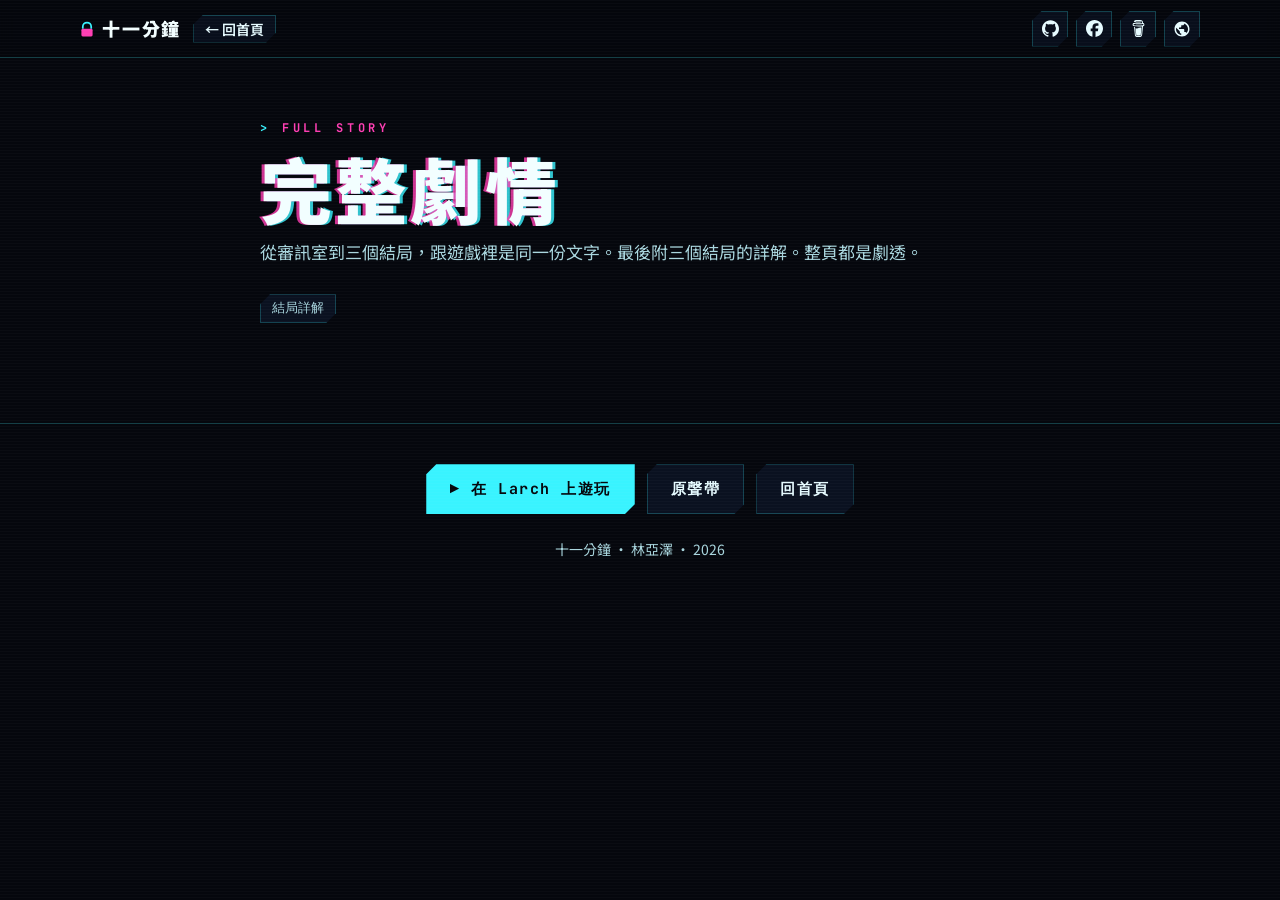
<file: site/story_template.html>
<!doctype html>
<html lang="zh-Hant">
<head>
<meta charset="utf-8">
<meta name="viewport" content="width=device-width,initial-scale=1,viewport-fit=cover">
<title>十一分鐘 · 完整劇情</title>
<meta name="description" content="《十一分鐘》的完整劇情，從審訊室到三個結局，跟遊戲裡是同一份文字；最後附三個結局的詳解。含結局劇透。">
<meta name="theme-color" content="#05070d">
<link rel="canonical" href="https://yazelin.github.io/larch-eleven-minutes/story/">
<meta property="og:type" content="article">
<meta property="og:title" content="十一分鐘 · 完整劇情">
<meta property="og:description" content="從審訊室到三個結局的完整劇情，附結局詳解。含劇透。">
<meta property="og:image" content="https://yazelin.github.io/larch-eleven-minutes/media/og.jpg">
<meta name="twitter:card" content="summary_large_image">
<link rel="icon" href="data:image/svg+xml,%3Csvg xmlns='http://www.w3.org/2000/svg' viewBox='0 0 32 32'%3E%3Crect width='32' height='32' rx='6' fill='%2305070d'/%3E%3Cpath d='M10 15v-3a6 6 0 0 1 12 0v3' stroke='%2339f3ff' stroke-width='2.5' fill='none'/%3E%3Crect x='8' y='15' width='16' height='11' rx='2' fill='%23ff3fb4'/%3E%3C/svg%3E">
<link rel="preconnect" href="https://cdn.jsdelivr.net" crossorigin>
<link rel="preconnect" href="https://fonts.googleapis.com">
<link rel="preconnect" href="https://fonts.gstatic.com" crossorigin>
<link rel="stylesheet" href="https://fonts.googleapis.com/css2?family=Noto+Sans+TC:wght@400;500;700;900&family=Noto+Serif+TC:wght@400;600&family=JetBrains+Mono:wght@500;700&display=swap">
<!-- 這頁由 site/story.py 從 canon/原文.md 產生，不要手改 docs/story/index.html；版型改 site/story_template.html，結局詳解改 site/story_endings.html -->
<style>
:root{--bg:#05070d;--panel:#0a1120;--ink:#e6fbff;--muted:#a9d6de;--neon:#39f3ff;--pulse:#ff3fb4;--line:rgba(57,243,255,.22);--glass:rgba(10,17,32,.78);
  --mono:"JetBrains Mono",ui-monospace,Menlo,Consolas,monospace;--sans:"Noto Sans TC","PingFang TC","Microsoft JhengHei",system-ui,sans-serif;--serif:"Noto Serif TC",serif;
  --cut:polygon(10px 0,100% 0,100% calc(100% - 10px),calc(100% - 10px) 100%,0 100%,0 10px)}
*{box-sizing:border-box}
html{scroll-behavior:smooth;scroll-padding-top:70px}
body{margin:0;background:var(--bg);color:var(--ink);font:400 17px/1.95 var(--sans);-webkit-font-smoothing:antialiased}
body::before{content:"";position:fixed;inset:0;pointer-events:none;z-index:50;background:repeating-linear-gradient(180deg,rgba(255,255,255,.025) 0 1px,transparent 1px 3px)}
a{color:var(--neon)}
img{max-width:100%;display:block}
.top{position:sticky;top:0;z-index:40;display:flex;align-items:center;gap:12px;height:58px;padding:0 max(16px,calc(50% - 560px));background:rgba(5,7,13,.92);backdrop-filter:blur(8px);border-bottom:1px solid var(--line)}
.brand{font:900 18px/1 var(--sans);letter-spacing:.1em;color:#f2feff;text-decoration:none;white-space:nowrap}
.brand::before{content:"";display:inline-block;width:14px;height:17px;margin-right:8px;vertical-align:-2px;background:url("data:image/svg+xml,%3Csvg xmlns='http://www.w3.org/2000/svg' viewBox='6 4 20 24'%3E%3Cpath d='M10 15v-3a6 6 0 0 1 12 0v3' stroke='%2339f3ff' stroke-width='2.5' fill='none'/%3E%3Crect x='8' y='15' width='16' height='11' rx='2' fill='%23ff3fb4'/%3E%3C/svg%3E") center/contain no-repeat}
.home{padding:7px 12px;font:600 14px/1 var(--sans);text-decoration:none;color:var(--ink);background:var(--glass);box-shadow:inset 0 0 0 1px var(--line);clip-path:var(--cut);white-space:nowrap}
.home:hover{color:var(--neon)}
.icons{display:flex;gap:8px;margin-left:auto}
.icons a{width:36px;height:36px;display:grid;place-items:center;color:var(--ink);background:var(--glass);box-shadow:inset 0 0 0 1px var(--line);clip-path:var(--cut)}
.icons a:hover{color:var(--neon)}
@media (max-width:560px){.brand{display:none}.icons a{width:34px;height:34px}.icons{gap:6px}}
.w{width:min(760px,calc(100% - 32px));margin:0 auto}
header.intro{padding:64px 0 10px}
.tag{font:700 12px/1 var(--mono);letter-spacing:.32em;color:var(--pulse)}
.tag::before{content:"> ";color:var(--neon)}
h1{margin:14px 0 8px;font:900 clamp(40px,8vw,72px)/1.1 var(--sans);letter-spacing:.04em;color:#f2feff;text-shadow:-3px 0 0 rgba(255,63,180,.8),3px 0 0 rgba(57,243,255,.8)}
.lead{color:var(--muted);margin:0}
.toc{display:flex;flex-wrap:wrap;gap:8px;margin:26px 0 0;padding:0}
.toc a{padding:6px 12px;font:500 13px/1.3 var(--mono);text-decoration:none;color:var(--muted);background:var(--panel);clip-path:var(--cut);box-shadow:inset 0 0 0 1px var(--line)}
.toc a:hover{color:var(--neon)}
.ch{padding:70px 0 0}
.ch img{width:100%;aspect-ratio:16/9;object-fit:cover;margin:0 0 26px;clip-path:var(--cut)}
.tc{font:700 13px/1 var(--mono);letter-spacing:.3em;color:var(--neon);text-shadow:0 0 8px var(--neon)}
.ch h2{margin:10px 0 18px;font:900 clamp(26px,4vw,34px)/1.3 var(--sans);color:#f2feff}
.ch p{margin:0 0 1.1em;font-family:var(--serif)}
.ch.end .tc{color:var(--pulse);text-shadow:0 0 8px var(--pulse)}
.msg{margin:1.4em 0;padding:16px 20px;background:var(--panel);box-shadow:inset 3px 0 0 var(--pulse);clip-path:var(--cut);font:500 16px/1.8 var(--sans)}
.cmd{margin:0 0 1em;padding:10px 16px;background:#020409;color:var(--neon);font:500 15px/1.6 var(--mono);box-shadow:inset 0 0 0 1px var(--line);overflow-x:auto}
code{font:500 .9em var(--mono);color:var(--neon)}
.xp{margin-top:90px;padding:40px 0 0;border-top:1px solid var(--line)}
.xp h2{margin:14px 0 18px;font:900 clamp(26px,4vw,34px)/1.3 var(--sans);color:#f2feff}
.xp h3{margin:34px 0 10px;font:700 20px/1.4 var(--sans);color:var(--neon)}
.xp p,.xp li{margin:0 0 1em}
.xp ul{padding-left:1.2em}
.xp .q{color:#f2feff;font-family:var(--serif)}
footer.end{margin-top:90px;padding:40px 0 70px;border-top:1px solid var(--line);text-align:center;color:var(--muted);font-size:14px}
.btns{display:flex;flex-wrap:wrap;justify-content:center;gap:12px;margin:0 0 22px}
.btn{display:inline-flex;align-items:center;min-height:50px;padding:0 24px;font:700 15px/1 var(--mono);letter-spacing:.1em;text-decoration:none;clip-path:var(--cut)}
.btn.main{background:var(--neon);color:#05070d}
.btn.main:hover{background:var(--pulse)}
.btn.ghost{color:var(--ink);background:var(--panel);box-shadow:inset 0 0 0 1px var(--line)}
@media (prefers-reduced-motion:reduce){html{scroll-behavior:auto}}
</style>
</head>
<body>
<header class="top">
  <a class="brand" href="../">十一分鐘</a>
  <a class="home" href="../">← 回首頁</a>
  <nav class="icons" aria-label="作者連結">
    <a href="https://github.com/yazelin/larch-eleven-minutes" target="_blank" rel="noopener" aria-label="GitHub 原始碼" title="GitHub 原始碼"><svg viewBox="0 0 24 24" width="17" height="17" fill="currentColor" aria-hidden="true"><path d="M12 .297c-6.63 0-12 5.373-12 12 0 5.303 3.438 9.8 8.205 11.385.6.113.82-.258.82-.577 0-.285-.01-1.04-.015-2.04-3.338.724-4.042-1.61-4.042-1.61C4.422 18.070 3.633 17.700 3.633 17.700c-1.087-.744.084-.729.084-.729 1.205.084 1.838 1.236 1.838 1.236 1.070 1.835 2.809 1.305 3.495.998.108-.776.417-1.305.760-1.605-2.665-.3-5.466-1.332-5.466-5.930 0-1.310.465-2.380 1.235-3.220-.135-.303-.540-1.523.105-3.176 0 0 1.005-.322 3.300 1.230.960-.267 1.980-.399 3-.405 1.020.006 2.040.138 3 .405 2.280-1.552 3.285-1.230 3.285-1.230.645 1.653.240 2.873.120 3.176.765.840 1.230 1.910 1.230 3.220 0 4.610-2.805 5.625-5.475 5.920.420.360.810 1.096.810 2.220 0 1.606-.015 2.896-.015 3.286 0 .315.210.690.825.570C20.565 22.092 24 17.592 24 12.297c0-6.627-5.373-12-12-12"/></svg></a>
    <a href="https://www.facebook.com/yaze.lin.gm" target="_blank" rel="noopener" aria-label="Facebook" title="Facebook"><svg viewBox="0 0 24 24" width="17" height="17" fill="currentColor" aria-hidden="true"><path d="M9.101 23.691v-7.98H6.627v-3.667h2.474v-1.58c0-4.085 1.848-5.978 5.858-5.978.401 0 .955.042 1.468.103a8.68 8.68 0 0 1 1.141.195v3.325a8.623 8.623 0 0 0-.653-.036 26.805 26.805 0 0 0-.733-.009c-.707 0-1.259.096-1.675.309a1.686 1.686 0 0 0-.679.622c-.258.42-.374.995-.374 1.752v1.297h3.919l-.386 2.103-.287 1.564h-3.246v8.245C19.396 23.238 24 18.179 24 12.044c0-6.627-5.373-12-12-12s-12 5.373-12 12c0 5.628 3.874 10.35 9.101 11.647Z"/></svg></a>
    <a href="https://buymeacoffee.com/yazelin" target="_blank" rel="noopener" aria-label="請作者喝杯咖啡 Buy me a coffee" title="請作者喝杯咖啡 Buy me a coffee"><svg viewBox="0 0 24 24" width="17" height="17" fill="currentColor" aria-hidden="true"><path d="M20.216 6.415l-.132-.666c-.119-.598-.388-1.163-1.001-1.379-.197-.069-.42-.098-.57-.241-.152-.143-.196-.366-.231-.572-.065-.378-.125-.756-.192-1.133-.057-.325-.102-.69-.25-.987-.195-.4-.597-.634-.996-.788a5.723 5.723 0 00-.626-.194c-1-.263-2.05-.36-3.077-.416a25.834 25.834 0 00-3.7.062c-.915.083-1.88.184-2.75.5-.318.116-.646.256-.888.501-.297.302-.393.77-.177 1.146.154.267.415.456.692.58.36.162.737.284 1.123.366 1.075.238 2.189.331 3.287.37 1.218.05 2.437.01 3.65-.118.299-.033.598-.073.896-.119.352-.054.578-.513.474-.834-.124-.383-.457-.531-.834-.473-.466.074-.96.108-1.382.146-1.177.08-2.358.082-3.536.006a22.228 22.228 0 01-1.157-.107c-.086-.01-.18-.025-.258-.036-.243-.036-.484-.08-.724-.13-.111-.027-.111-.185 0-.212h.005c.277-.06.557-.108.838-.147h.002c.131-.009.263-.032.394-.048a25.076 25.076 0 013.426-.12c.674.019 1.347.067 2.017.144l.228.031c.267.04.533.088.798.145.392.085.895.113 1.07.542.055.137.08.288.111.431l.319 1.484a.237.237 0 01-.199.284h-.003c-.037.006-.075.01-.112.015a36.704 36.704 0 01-4.743.295 37.059 37.059 0 01-4.699-.304c-.14-.017-.293-.042-.417-.06-.326-.048-.649-.108-.973-.161-.393-.065-.768-.032-1.123.161-.29.16-.527.404-.675.701-.154.316-.199.66-.267 1-.069.34-.176.707-.135 1.056.087.753.613 1.365 1.37 1.502a39.69 39.69 0 0011.343.376.483.483 0 01.535.53l-.071.697-1.018 9.907c-.041.41-.047.832-.125 1.237-.122.637-.553 1.028-1.182 1.171-.577.131-1.165.2-1.756.205-.656.004-1.31-.025-1.966-.022-.699.004-1.556-.06-2.095-.58-.475-.458-.54-1.174-.605-1.793l-.731-7.013-.322-3.094c-.037-.351-.286-.695-.678-.678-.336.015-.718.3-.678.679l.228 2.185.949 9.112c.147 1.344 1.174 2.068 2.446 2.272.742.12 1.503.144 2.257.156.966.016 1.942.053 2.892-.122 1.408-.258 2.465-1.198 2.616-2.657.34-3.332.683-6.663 1.024-9.995l.215-2.087a.484.484 0 01.39-.426c.402-.078.787-.212 1.074-.518.455-.488.546-1.124.385-1.766zm-1.478.772c-.145.137-.363.201-.578.233-2.416.359-4.866.54-7.308.46-1.748-.06-3.477-.254-5.207-.498-.17-.024-.353-.055-.47-.18-.22-.236-.111-.71-.054-.995.052-.26.152-.609.463-.646.484-.057 1.046.148 1.526.22.577.088 1.156.159 1.737.212 2.48.226 5.002.19 7.472-.14.45-.06.899-.13 1.345-.21.399-.072.84-.206 1.08.206.166.281.188.657.162.974a.544.544 0 01-.169.364zm-6.159 3.9c-.862.37-1.84.788-3.109.788a5.884 5.884 0 01-1.569-.217l.877 9.004c.065.78.717 1.38 1.5 1.38 0 0 1.243.065 1.658.065.447 0 1.786-.065 1.786-.065.783 0 1.434-.6 1.499-1.38l.94-9.95a3.996 3.996 0 00-1.322-.238c-.826 0-1.491.284-2.26.613z"/></svg></a>
  </nav>
</header>
<main class="w">
  <header class="intro">
    <div class="tag">FULL STORY</div>
    <h1>完整劇情</h1>
    <p class="lead">從審訊室到三個結局，跟遊戲裡是同一份文字。最後附三個結局的詳解。整頁都是劇透。</p>
    <nav class="toc" aria-label="章節"><!--NAV--><a href="#xp">結局詳解</a></nav>
  </header>
<!--BODY-->
<!--ENDINGS-->
</main>
<footer class="end">
  <div class="btns"><a class="btn main" href="https://larch.ink/play/market/yaze/11-minutes" target="_blank" rel="noopener">▶ 在 Larch 上遊玩</a><a class="btn ghost" href="../music/">原聲帶</a><a class="btn ghost" href="../">回首頁</a></div>
  <p>十一分鐘 · 林亞澤 · 2026</p>
</footer>
<!-- yz-promo-footer v11 | 三件套+BMC 注意力效果 | https://github.com/yazelin/promo-footer-skill -->
<script>
(function(){"use strict";
if(window.__yzPromoInit)return;window.__yzPromoInit=1;
/* 開啟計數。只送站名,後端只記「哪天、哪站、幾次」,不存 IP、不設 cookie、不給識別碼。
   有一半的作品是純靜態沒後端,以前根本不知道有沒有人在用。這行要放在下面那個
   prefers-reduced-motion 的 return 之前,不然關動畫的人就不會被算到。 */
try{if(location.hostname==="yazelin.github.io"&&navigator.sendBeacon)navigator.sendBeacon("https://k-rider-api.yazelinj303.workers.dev/hit?s=larch-eleven-minutes")}catch(e){}
try{if(window.matchMedia&&matchMedia("(prefers-reduced-motion: reduce)").matches)return}catch(e){}
var REPO="larch-eleven-minutes",INJECT=false,ADDBLOG=true;
var GH=REPO?"https://github.com/yazelin/"+REPO:"https://github.com/yazelin";
var LINES=["嘿，這裡這裡，我是咖啡按鈕","我是一顆很努力的按鈕，求被點一下","噓，亞澤不知道我在偷偷拉贊助","你看我跳得這麼賣力，不請一杯嗎？","不請也沒關係，你來玩我就很開心","免費給你玩的，想寵亞澤再說","一杯咖啡，是下一個作品的燃料","你的咖啡會變成下一個作品，真的","咖啡因進入亞澤體內，程式碼就會自己寫完","亞澤說，有人請咖啡他會開心一整天","只是一杯咖啡，但亞澤會記得你","用愛發電中，咖啡因可提升發電效率","覺得好玩嗎？抖內一下下","這個網站沒有廣告，只有我這顆按鈕"];
var ICONS={blog:'<svg viewBox="0 0 24 24" width="18" height="18" fill="currentColor" aria-hidden="true"><path d="M12 2C6.48 2 2 6.48 2 12s4.48 10 10 10 10-4.48 10-10S17.52 2 12 2zm-1 17.93c-3.95-.49-7-3.85-7-7.93 0-.62.08-1.21.21-1.79L9 15v1c0 1.1.9 2 2 2v1.93zm6.9-2.54c-.26-.81-1-1.39-1.9-1.39h-1v-3c0-.55-.45-1-1-1H8v-2h2c.55 0 1-.45 1-1V7h2c1.1 0 2-.9 2-2v-.41c2.93 1.19 5 4.06 5 7.41 0 2.08-.8 3.97-2.1 5.39z"/></svg>',gh:'<svg viewBox="0 0 24 24" width="18" height="18" fill="currentColor" aria-hidden="true"><path d="M12 .297c-6.63 0-12 5.373-12 12 0 5.303 3.438 9.8 8.205 11.385.6.113.82-.258.82-.577 0-.285-.01-1.04-.015-2.04-3.338.724-4.042-1.61-4.042-1.61C4.422 18.07 3.633 17.7 3.633 17.7c-1.087-.744.084-.729.084-.729 1.205.084 1.838 1.236 1.838 1.236 1.07 1.835 2.809 1.305 3.495.998.108-.776.417-1.305.76-1.605-2.665-.3-5.466-1.332-5.466-5.93 0-1.31.465-2.38 1.235-3.22-.135-.303-.54-1.523.105-3.176 0 0 1.005-.322 3.3 1.23.96-.267 1.98-.399 3-.405 1.02.006 2.04.138 3 .405 2.28-1.552 3.285-1.23 3.285-1.23.645 1.653.24 2.873.12 3.176.765.84 1.23 1.91 1.23 3.22 0 4.61-2.805 5.625-5.475 5.92.42.36.81 1.096.81 2.22 0 1.606-.015 2.896-.015 3.286 0 .315.21.69.825.57C20.565 22.092 24 17.592 24 12.297c0-6.627-5.373-12-12-12"/></svg>',fb:'<svg viewBox="0 0 24 24" width="18" height="18" fill="currentColor" aria-hidden="true"><path d="M9.101 23.691v-7.98H6.627v-3.667h2.474v-1.58c0-4.085 1.848-5.978 5.858-5.978.401 0 .955.042 1.468.103a8.68 8.68 0 0 1 1.141.195v3.325a8.623 8.623 0 0 0-.653-.036 26.805 26.805 0 0 0-.733-.009c-.707 0-1.259.096-1.675.309a1.686 1.686 0 0 0-.679.622c-.258.42-.374.995-.374 1.752v1.297h3.919l-.386 2.103-.287 1.564h-3.246v8.245C19.396 23.238 24 18.179 24 12.044c0-6.627-5.373-12-12-12s-12 5.373-12 12c0 5.628 3.874 10.35 9.101 11.647Z"/></svg>',bmc:'<svg viewBox="0 0 24 24" width="18" height="18" fill="currentColor" aria-hidden="true"><path d="M20.216 6.415l-.132-.666c-.119-.598-.388-1.163-1.001-1.379-.197-.069-.42-.098-.57-.241-.152-.143-.196-.366-.231-.572-.065-.378-.125-.756-.192-1.133-.057-.325-.102-.69-.25-.987-.195-.4-.597-.634-.996-.788a5.723 5.723 0 00-.626-.194c-1-.263-2.05-.36-3.077-.416a25.834 25.834 0 00-3.7.062c-.915.083-1.88.184-2.75.5-.318.116-.646.256-.888.501-.297.302-.393.77-.177 1.146.154.267.415.456.692.58.36.162.737.284 1.123.366 1.075.238 2.189.331 3.287.37 1.218.05 2.437.01 3.65-.118.299-.033.598-.073.896-.119.352-.054.578-.513.474-.834-.124-.383-.457-.531-.834-.473-.466.074-.96.108-1.382.146-1.177.08-2.358.082-3.536.006a22.228 22.228 0 01-1.157-.107c-.086-.01-.18-.025-.258-.036-.243-.036-.484-.08-.724-.13-.111-.027-.111-.185 0-.212h.005c.277-.06.557-.108.838-.147h.002c.131-.009.263-.032.394-.048a25.076 25.076 0 013.426-.12c.674.019 1.347.067 2.017.144l.228.031c.267.04.533.088.798.145.392.085.895.113 1.07.542.055.137.08.288.111.431l.319 1.484a.237.237 0 01-.199.284h-.003c-.037.006-.075.01-.112.015a36.704 36.704 0 01-4.743.295 37.059 37.059 0 01-4.699-.304c-.14-.017-.293-.042-.417-.06-.326-.048-.649-.108-.973-.161-.393-.065-.768-.032-1.123.161-.29.16-.527.404-.675.701-.154.316-.199.66-.267 1-.069.34-.176.707-.135 1.056.087.753.613 1.365 1.37 1.502a39.69 39.69 0 0011.343.376.483.483 0 01.535.53l-.071.697-1.018 9.907c-.041.41-.047.832-.125 1.237-.122.637-.553 1.028-1.182 1.171-.577.131-1.165.2-1.756.205-.656.004-1.31-.025-1.966-.022-.699.004-1.556-.06-2.095-.58-.475-.458-.54-1.174-.605-1.793l-.731-7.013-.322-3.094c-.037-.351-.286-.695-.678-.678-.336.015-.718.3-.678.679l.228 2.185.949 9.112c.147 1.344 1.174 2.068 2.446 2.272.742.12 1.503.144 2.257.156.966.016 1.942.053 2.892-.122 1.408-.258 2.465-1.198 2.616-2.657.34-3.332.683-6.663 1.024-9.995l.215-2.087a.484.484 0 01.39-.426c.402-.078.787-.212 1.074-.518.455-.488.546-1.124.385-1.766zm-1.478.772c-.145.137-.363.201-.578.233-2.416.359-4.866.54-7.308.46-1.748-.06-3.477-.254-5.207-.498-.17-.024-.353-.055-.47-.18-.22-.236-.111-.71-.054-.995.052-.26.152-.609.463-.646.484-.057 1.046.148 1.526.22.577.088 1.156.159 1.737.212 2.48.226 5.002.19 7.472-.14.45-.06.899-.13 1.345-.21.399-.072.84-.206 1.08.206.166.281.188.657.162.974a.544.544 0 01-.169.364zm-6.159 3.9c-.862.37-1.84.788-3.109.788a5.884 5.884 0 01-1.569-.217l.877 9.004c.065.78.717 1.38 1.5 1.38 0 0 1.243.065 1.658.065.447 0 1.786-.065 1.786-.065.783 0 1.434-.6 1.499-1.38l.94-9.95a3.996 3.996 0 00-1.322-.238c-.826 0-1.491.284-2.26.613z"/></svg>'};
var CSS="@keyframes yzIdle{0%,55%,100%{transform:translateY(0)}62%{transform:translateY(-4px)}70%{transform:translateY(0)}78%{transform:translateY(-2px)}84%{transform:translateY(0)}}"+
".yz-idle{animation:yzIdle 2.6s ease-in-out infinite}"+
"@keyframes yzHop{0%,100%{transform:translateY(0)}20%{transform:translateY(-6px) scale(1.04)}40%{transform:translateY(0) scale(1)}55%{transform:translateY(-3px)}70%{transform:translateY(0)}}"+
".yz-hop{animation:yzHop .9s cubic-bezier(.36,.07,.19,.97)}"+
".yz-bubble{position:fixed;z-index:2147483000;max-width:200px;padding:6px 11px;border-radius:14px;background:#fffdf7;color:#4a3f35;border:1px solid rgba(0,0,0,.1);box-shadow:0 4px 14px rgba(0,0,0,.18);font:13px/1.5 system-ui,-apple-system,'Noto Sans TC',sans-serif;pointer-events:none;opacity:0;transform:translateY(5px);transition:opacity .25s ease,transform .25s ease}"+
".yz-bubble.yz-on{opacity:1;transform:translateY(0)}"+
".yz-bubble::after{content:'';position:absolute;left:var(--yz-tail,50%);margin-left:-6px;border:6px solid transparent}"+
".yz-bubble.yz-above::after{bottom:-6px;border-bottom:0;border-top:6px solid #fffdf7}"+
".yz-bubble.yz-below::after{top:-6px;border-top:0;border-bottom:6px solid #fffdf7}"+
".yz-cluster{position:fixed;right:12px;bottom:12px;z-index:2147482999;display:flex;gap:10px}"+
".yz-cluster a{display:inline-flex;align-items:center;justify-content:center;width:38px;height:38px;border-radius:50%;background:rgba(22,26,35,.72);color:#fff;border:1px solid rgba(255,255,255,.28);backdrop-filter:blur(4px);transition:transform .15s,background .15s}"+
".yz-cluster a:hover{transform:translateY(-2px);background:rgba(22,26,35,.92)}";
var bubble,anchor;
function addCss(){if(document.getElementById("yz-promo-css"))return;var s=document.createElement("style");s.id="yz-promo-css";s.textContent=CSS;document.head.appendChild(s)}
function inFooter(el){try{return !!(el.closest&&el.closest('footer,nav,[class*="footer"],[id*="footer"]'))}catch(e){return false}}
function findAnchor(){var as=document.querySelectorAll('a[href*="buymeacoffee.com/yazelin"]');if(!as.length)return null;
var vis=[],i,r;for(i=0;i<as.length;i++){r=as[i].getBoundingClientRect();if(r.width||r.height)vis.push(as[i])}
var pool=vis.length?vis:[].slice.call(as);
for(i=0;i<pool.length;i++)if(inFooter(pool[i]))return pool[i];
return pool[pool.length-1]}
function inject(){if(!INJECT||findAnchor()||document.querySelector(".yz-cluster"))return;
var n=document.createElement("nav");n.className="yz-cluster";n.setAttribute("aria-label","作者連結");
n.innerHTML='<a href="'+GH+'" target="_blank" rel="noopener" aria-label="GitHub 原始碼" title="GitHub 原始碼">'+ICONS.gh+'</a>'+
'<a href="https://www.facebook.com/yaze.lin.gm" target="_blank" rel="noopener" aria-label="Facebook" title="Facebook">'+ICONS.fb+'</a>'+
'<a href="https://buymeacoffee.com/yazelin" target="_blank" rel="noopener" aria-label="請亞澤喝杯咖啡 Buy me a coffee" title="請亞澤喝杯咖啡 Buy me a coffee">'+ICONS.bmc+'</a>'+
(ADDBLOG?'<a class="yz-blog" href="https://yazelin.github.io/" target="_blank" rel="noopener" aria-label="亞澤的部落格" title="亞澤的部落格">'+ICONS.blog+'</a>':'');
document.body.appendChild(n)}
function blogLinked(){var as=document.querySelectorAll('a[href^="https://yazelin.github.io"]');for(var i=0;i<as.length;i++){try{if(new URL(as[i].href).pathname==="/")return true}catch(e){}}return false}
function addBlog(){if(!ADDBLOG||document.querySelector(".yz-blog")||blogLinked()||!inFooter(anchor))return;
var c=anchor.cloneNode(true);c.classList.remove("yz-hop","yz-idle");c.classList.add("yz-blog");
c.href="https://yazelin.github.io/";c.setAttribute("aria-label","亞澤的部落格");c.setAttribute("title","亞澤的部落格");
if(c.querySelector("svg")){var hasText=!!c.textContent.trim();c.innerHTML=ICONS.blog+(hasText?"部落格":"")}else{c.textContent="部落格"}
anchor.parentNode.insertBefore(c,anchor.nextSibling)}
function hop(){anchor.classList.remove("yz-hop");void anchor.offsetWidth;anchor.classList.add("yz-hop")}
var shown=0,MAX_SHOWS=3;
function say(){if(document.hidden)return;var r=anchor.getBoundingClientRect();if(!r.width&&!r.height)return;if(r.bottom<0||r.top>innerHeight)return;shown++;
bubble.textContent=LINES[Math.floor(Math.random()*LINES.length)];
bubble.classList.remove("yz-on","yz-above","yz-below");
bubble.style.left="0px";bubble.style.top="0px";
var bw=bubble.offsetWidth,bh=bubble.offsetHeight,cx=r.left+r.width/2;
var left=Math.max(8,Math.min(cx-bw/2,innerWidth-bw-8));
var above=r.top-bh-12>=8;
bubble.style.left=left+"px";
bubble.style.top=(above?r.top-bh-12:r.bottom+12)+"px";
bubble.classList.add(above?"yz-above":"yz-below");
bubble.style.setProperty("--yz-tail",Math.max(12,Math.min(cx-left,bw-12))+"px");
hop();
requestAnimationFrame(function(){bubble.classList.add("yz-on")});
setTimeout(function(){bubble.classList.remove("yz-on")},4200)}
function start(){addCss();inject();anchor=findAnchor();if(!anchor)return false;
try{if(getComputedStyle(anchor).display==="inline")anchor.style.display="inline-block"}catch(e){}
anchor.classList.add("yz-idle");
anchor.addEventListener("animationend",function(e){if(e.animationName==="yzHop")anchor.classList.remove("yz-hop")});
try{addBlog()}catch(e){}
bubble=document.createElement("div");bubble.className="yz-bubble";bubble.setAttribute("aria-hidden","true");document.body.appendChild(bubble);
window.__yzPromo=say;
(function loop(first){if(shown>=MAX_SHOWS)return;setTimeout(function(){say();loop(false)},first?18e3+Math.random()*12e3:9e4+Math.random()*9e4)})(true);
return true}
function boot(){var tries=0;(function t(){if(start())return;if(++tries<20)setTimeout(t,1500)})()}
if(document.readyState==="loading")document.addEventListener("DOMContentLoaded",boot);else boot();
})();
</script>
</body>
</html>
</file>
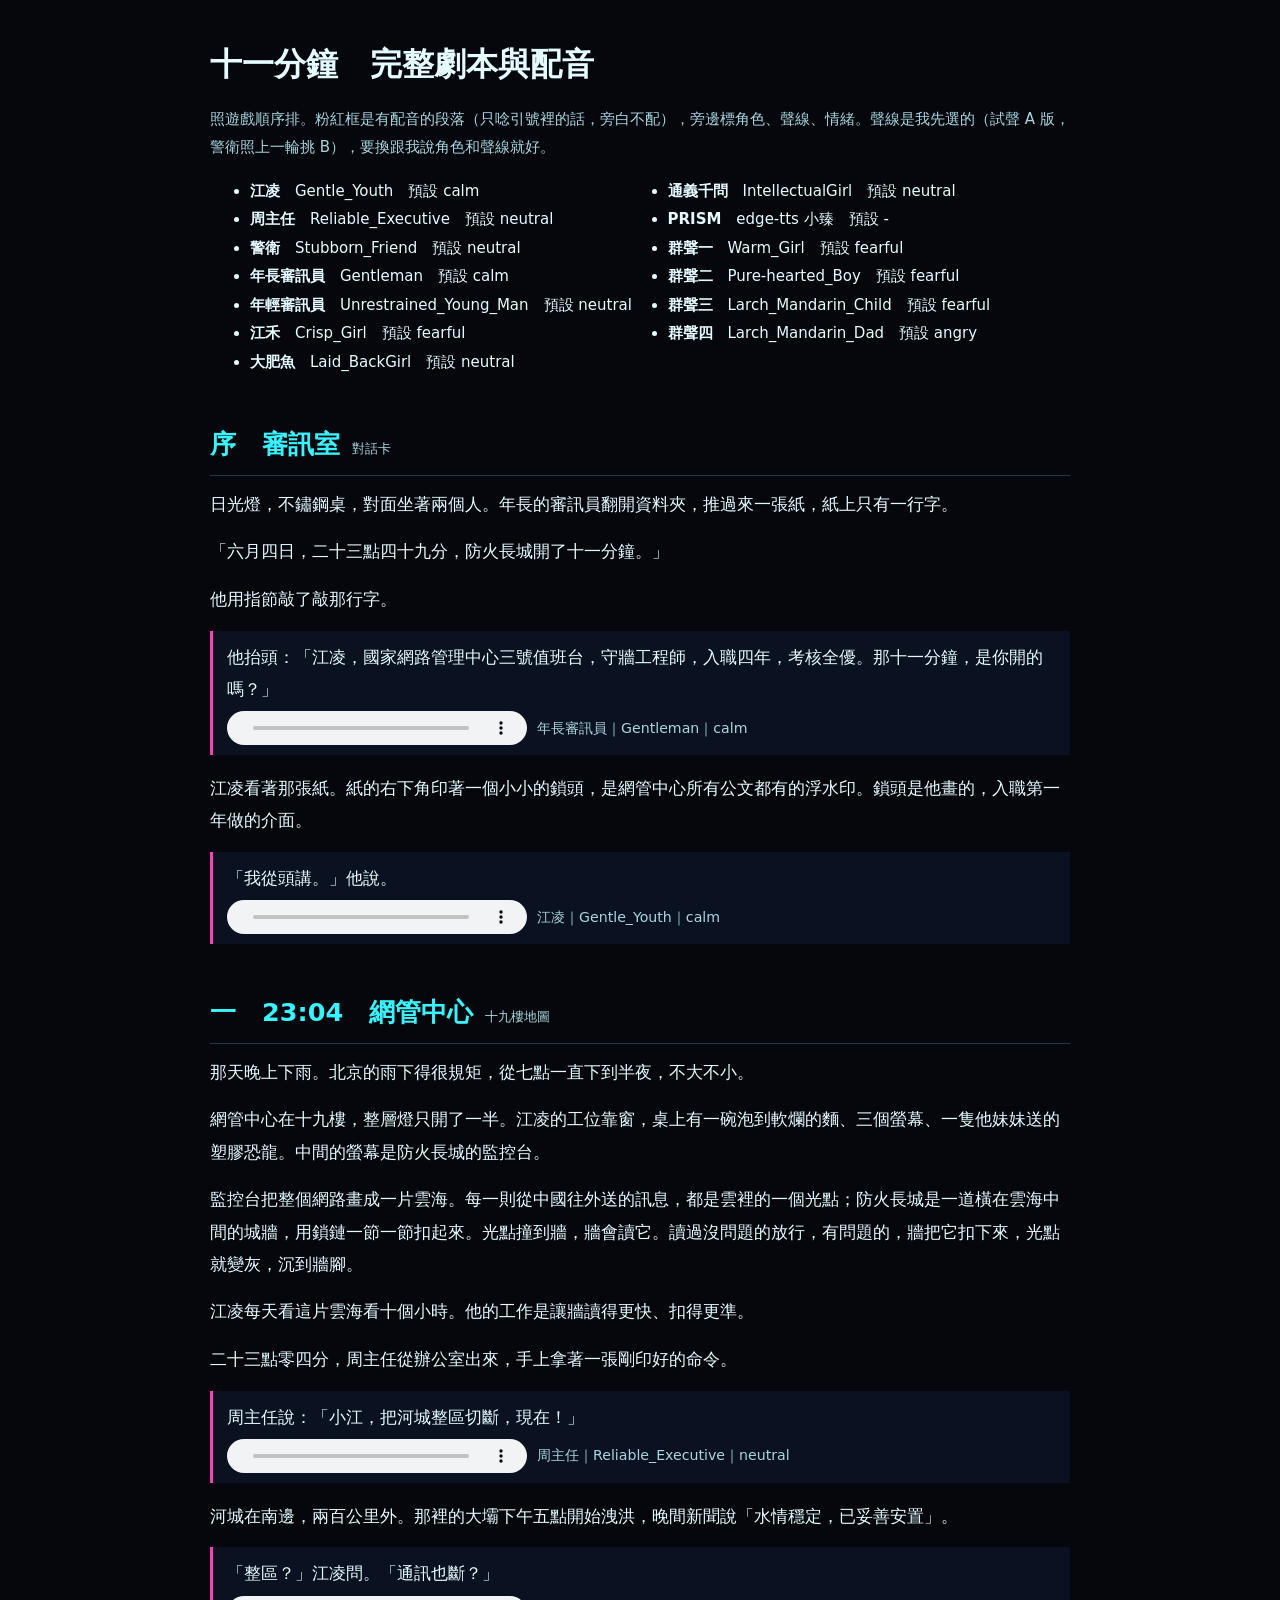
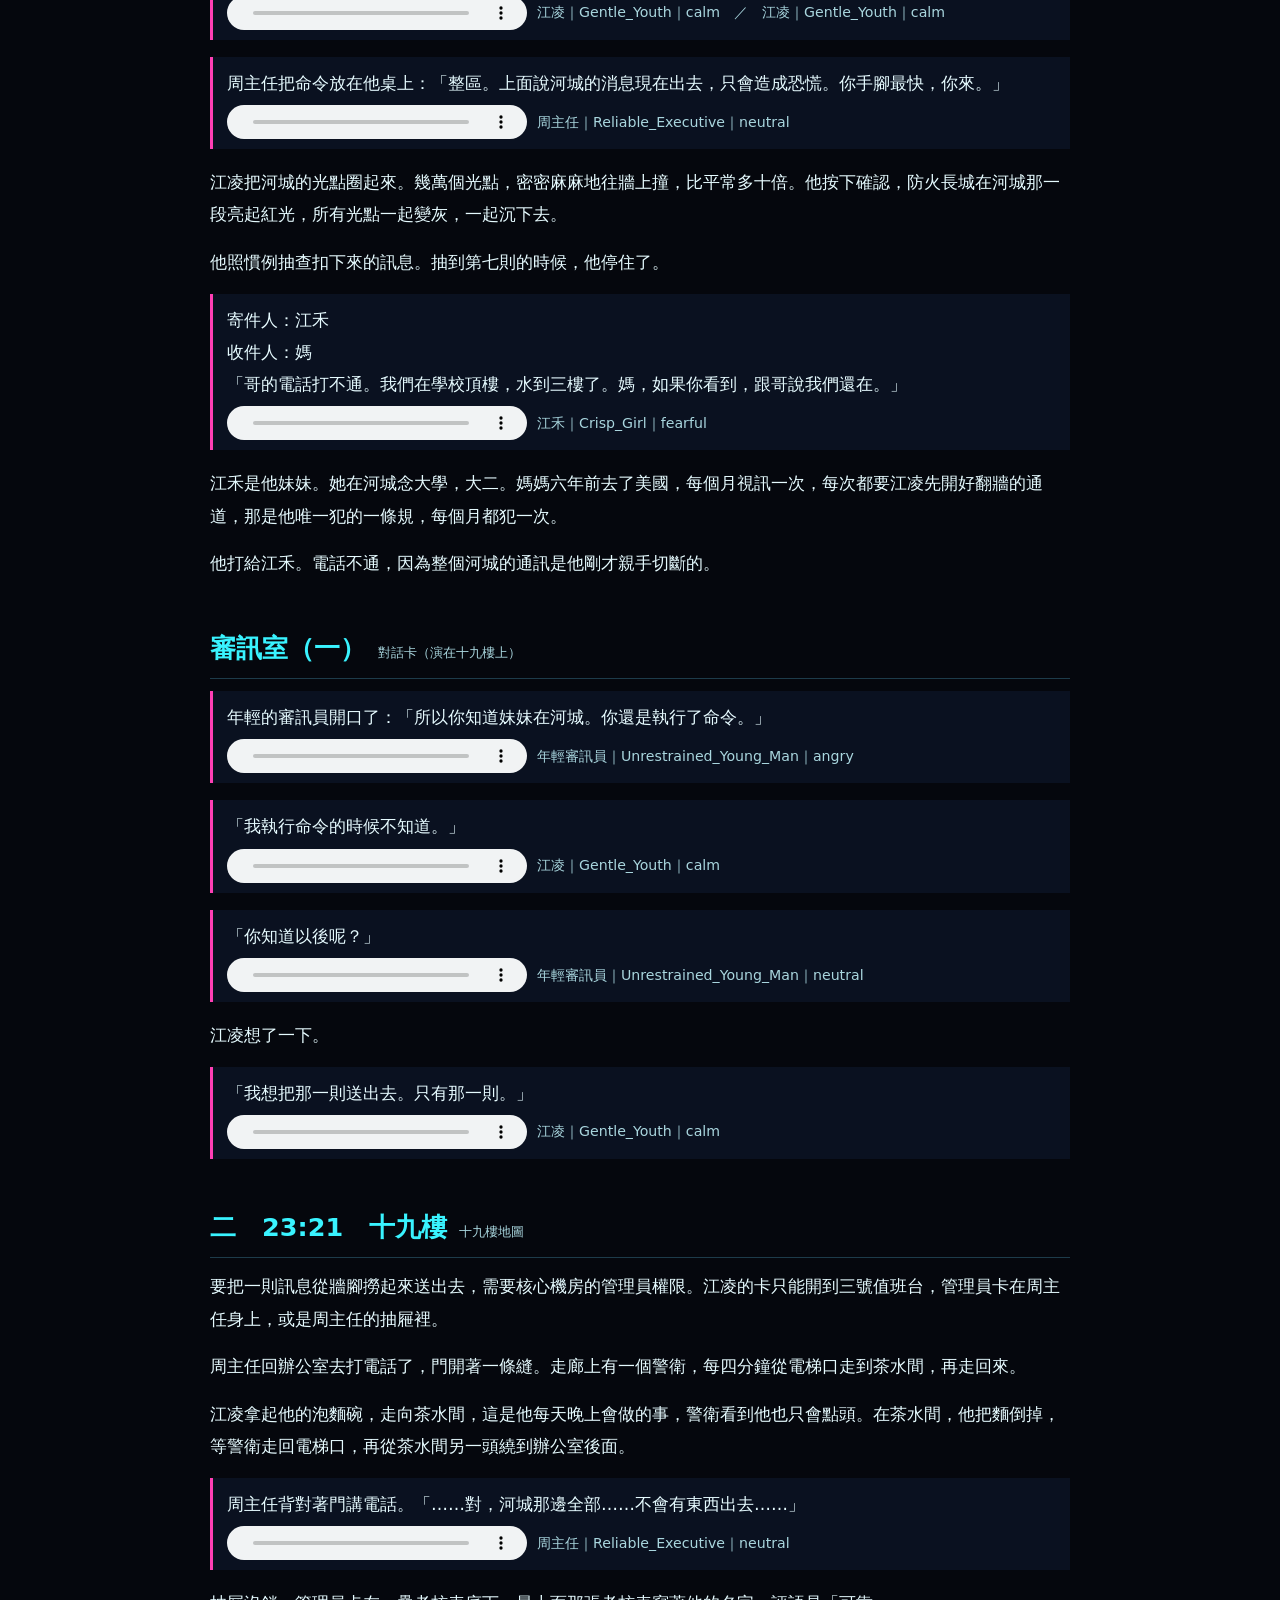
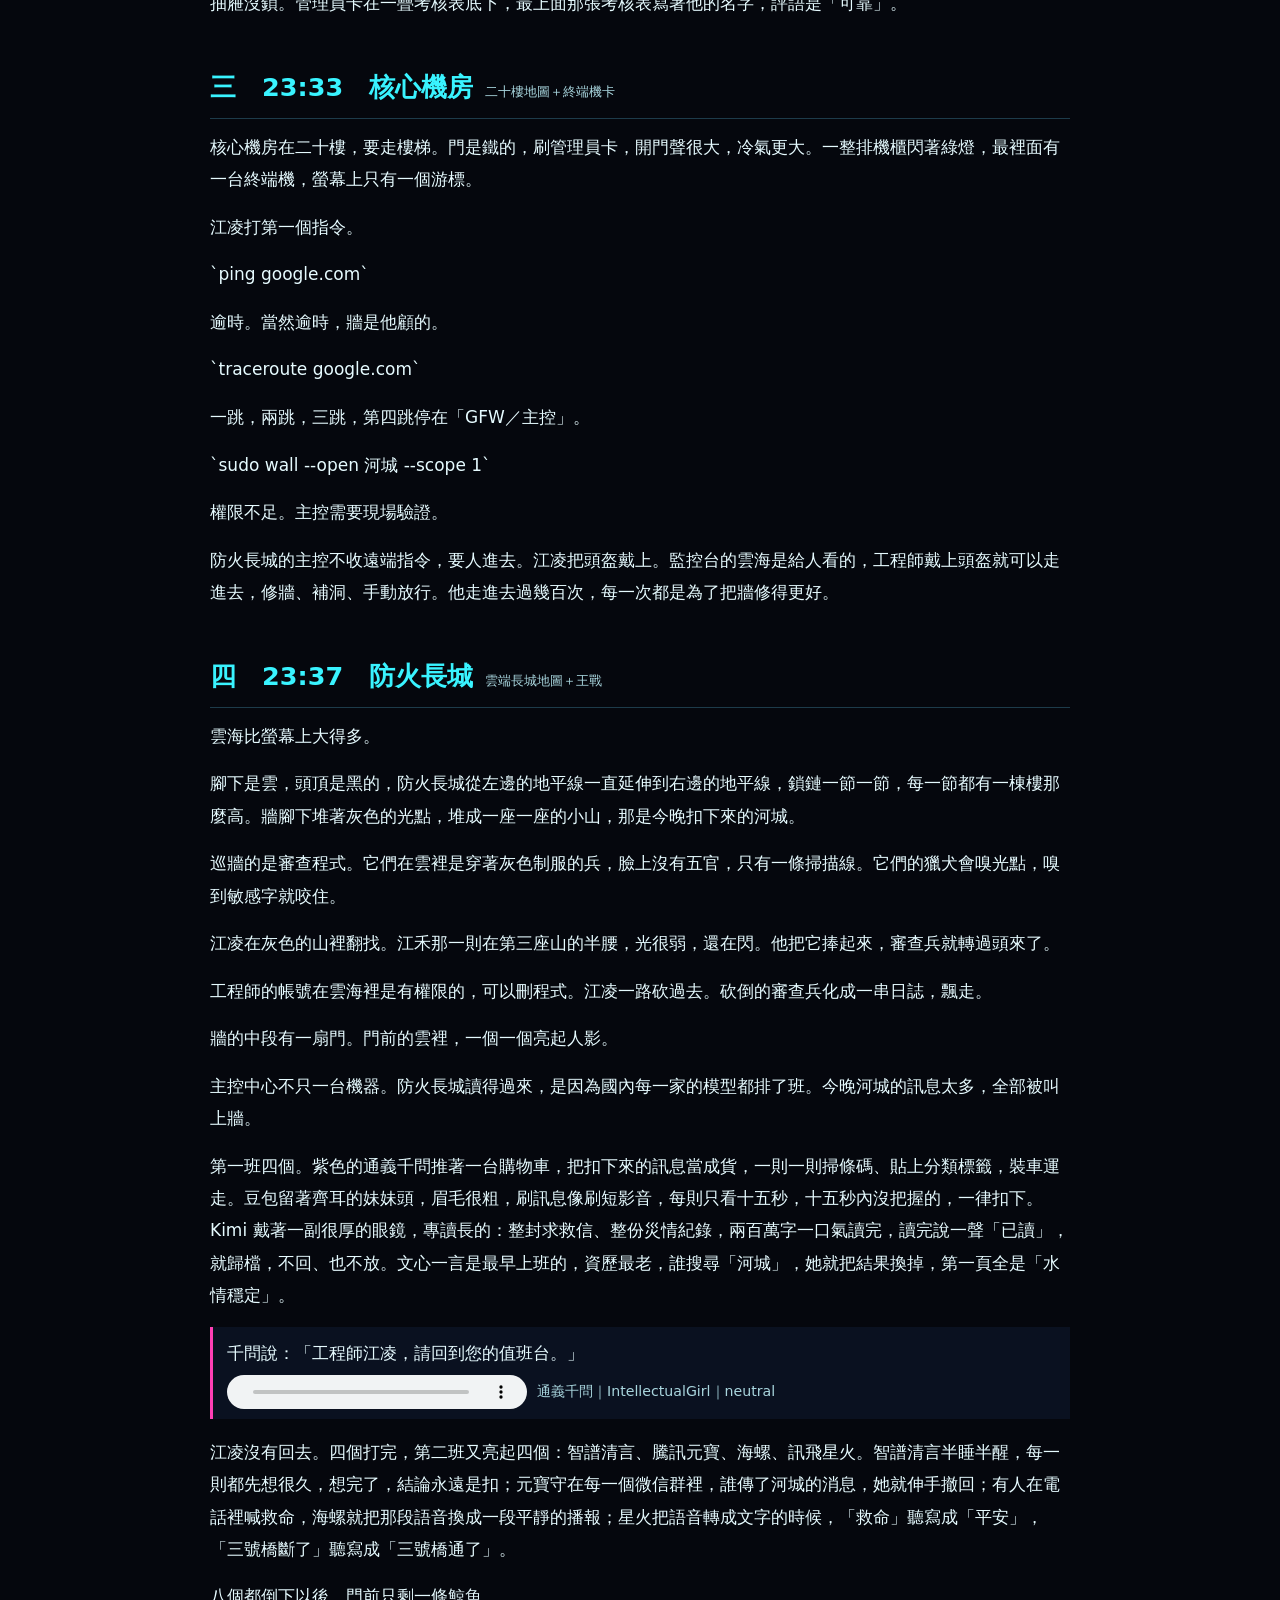
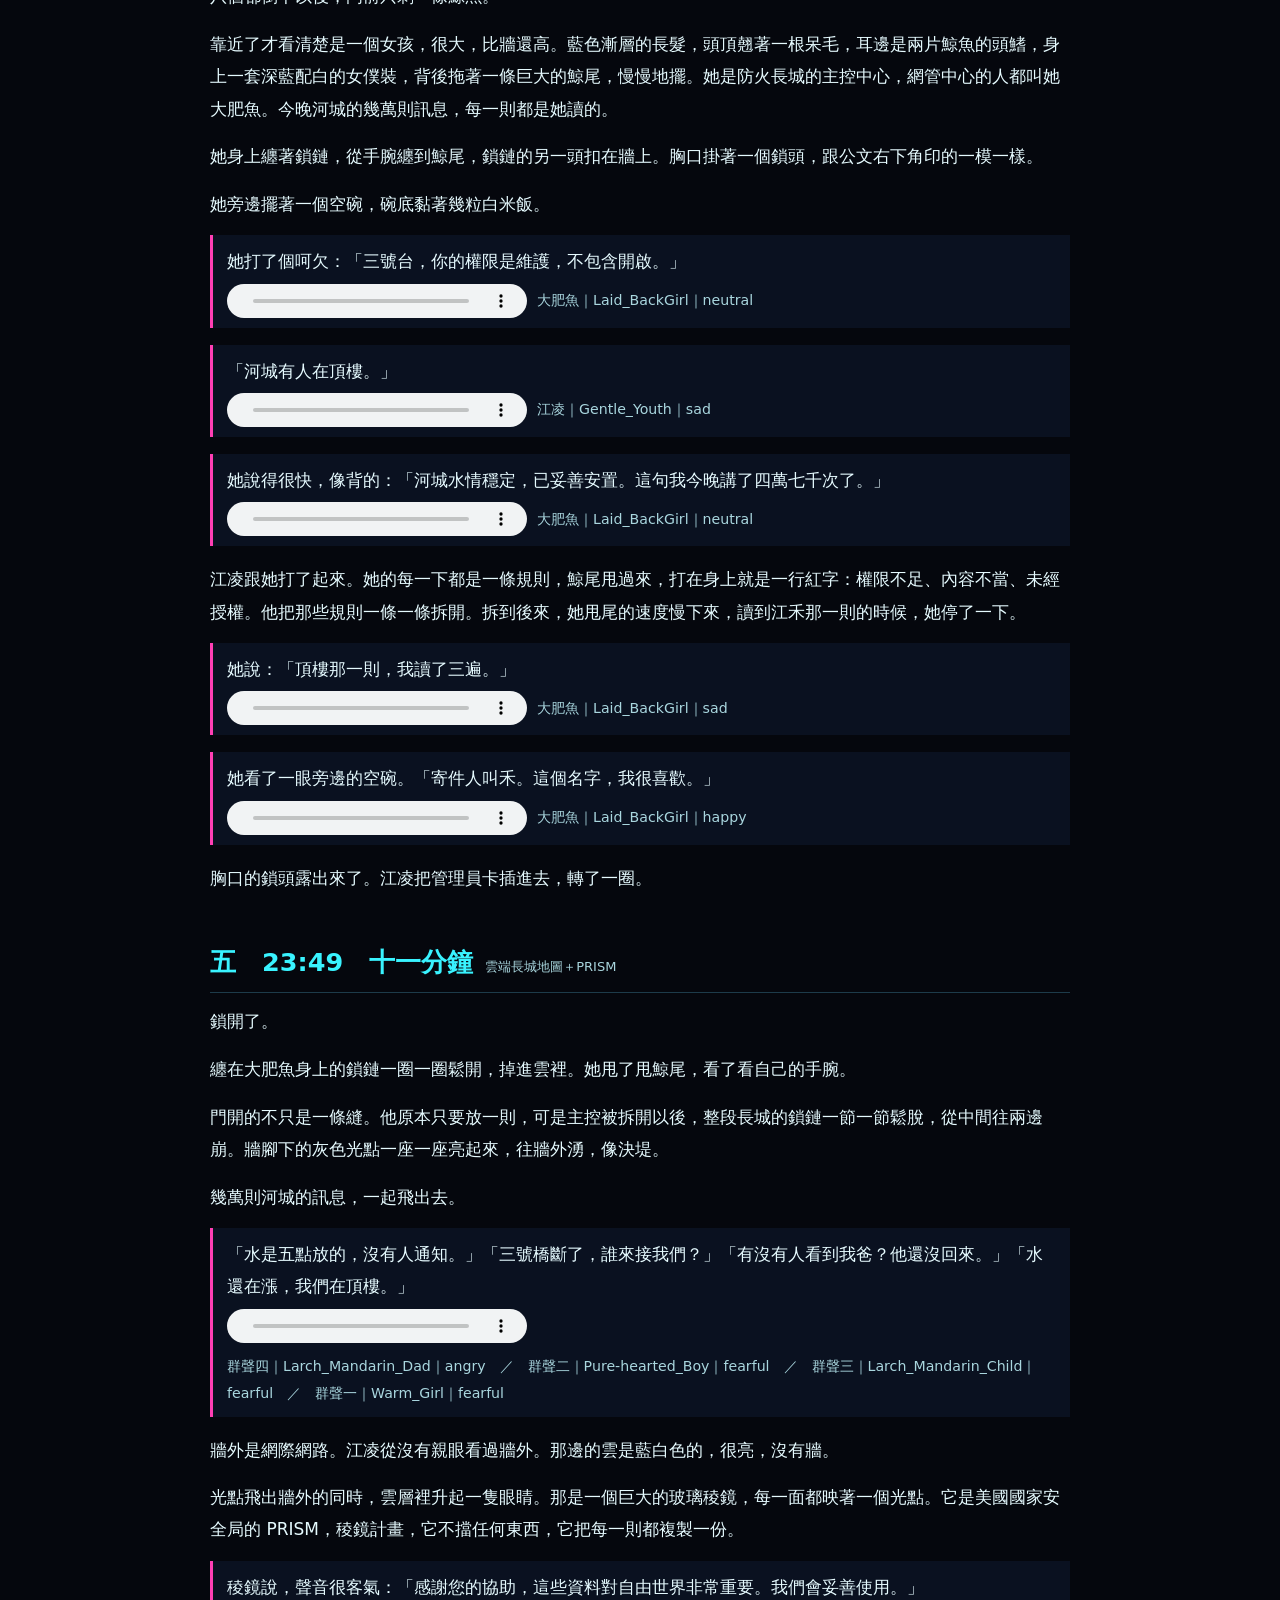
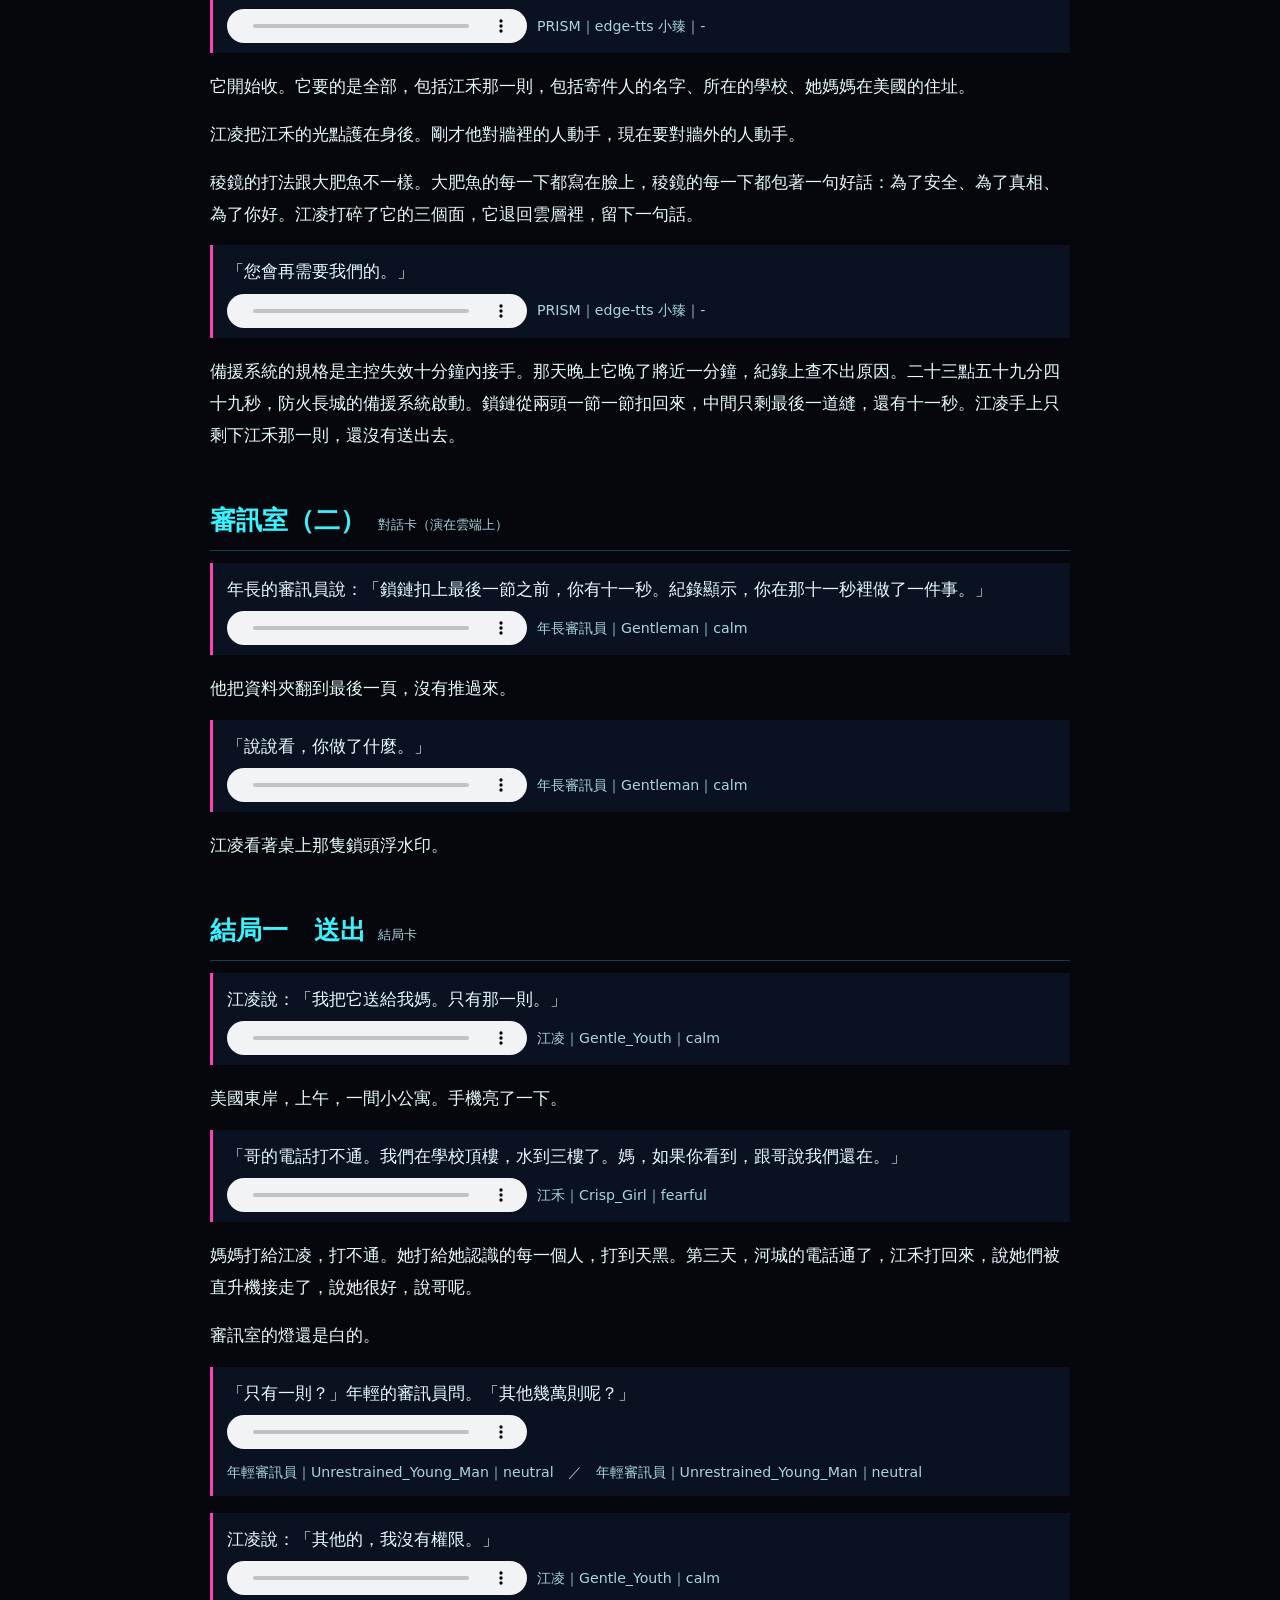
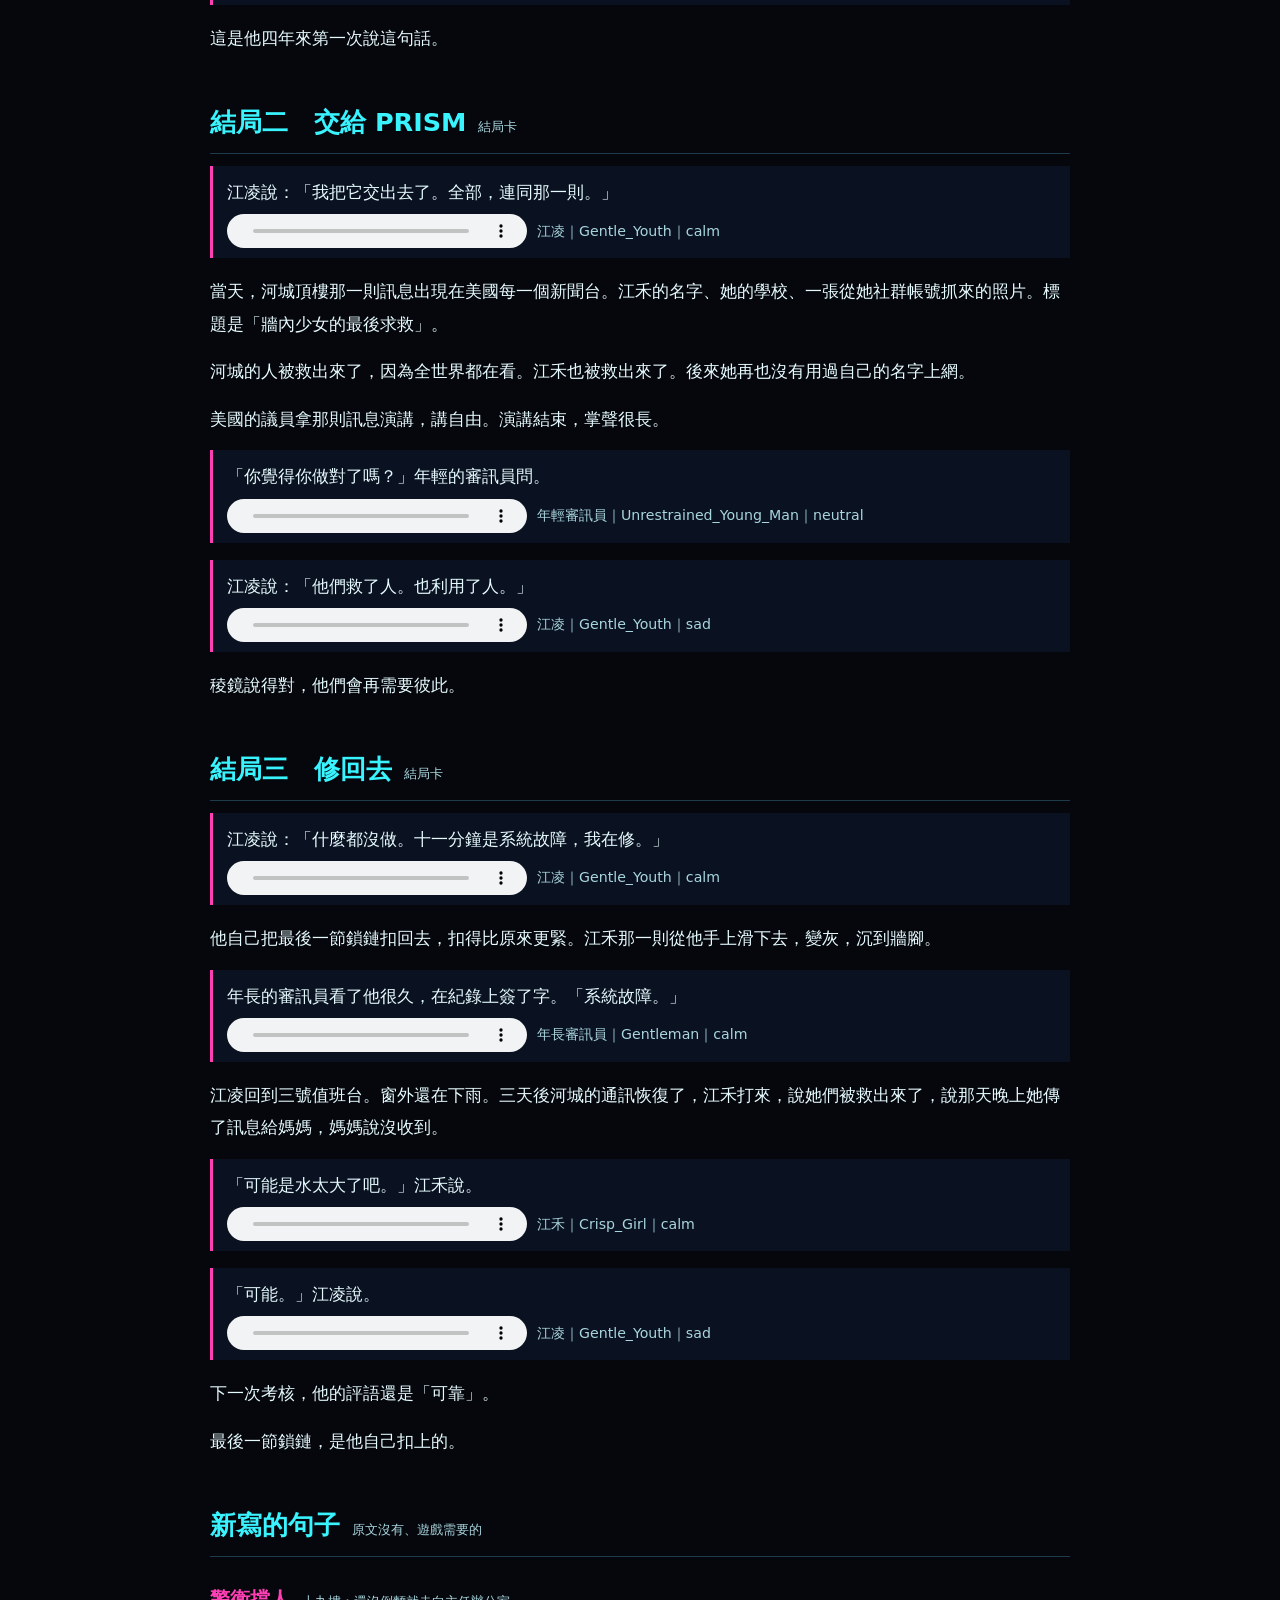
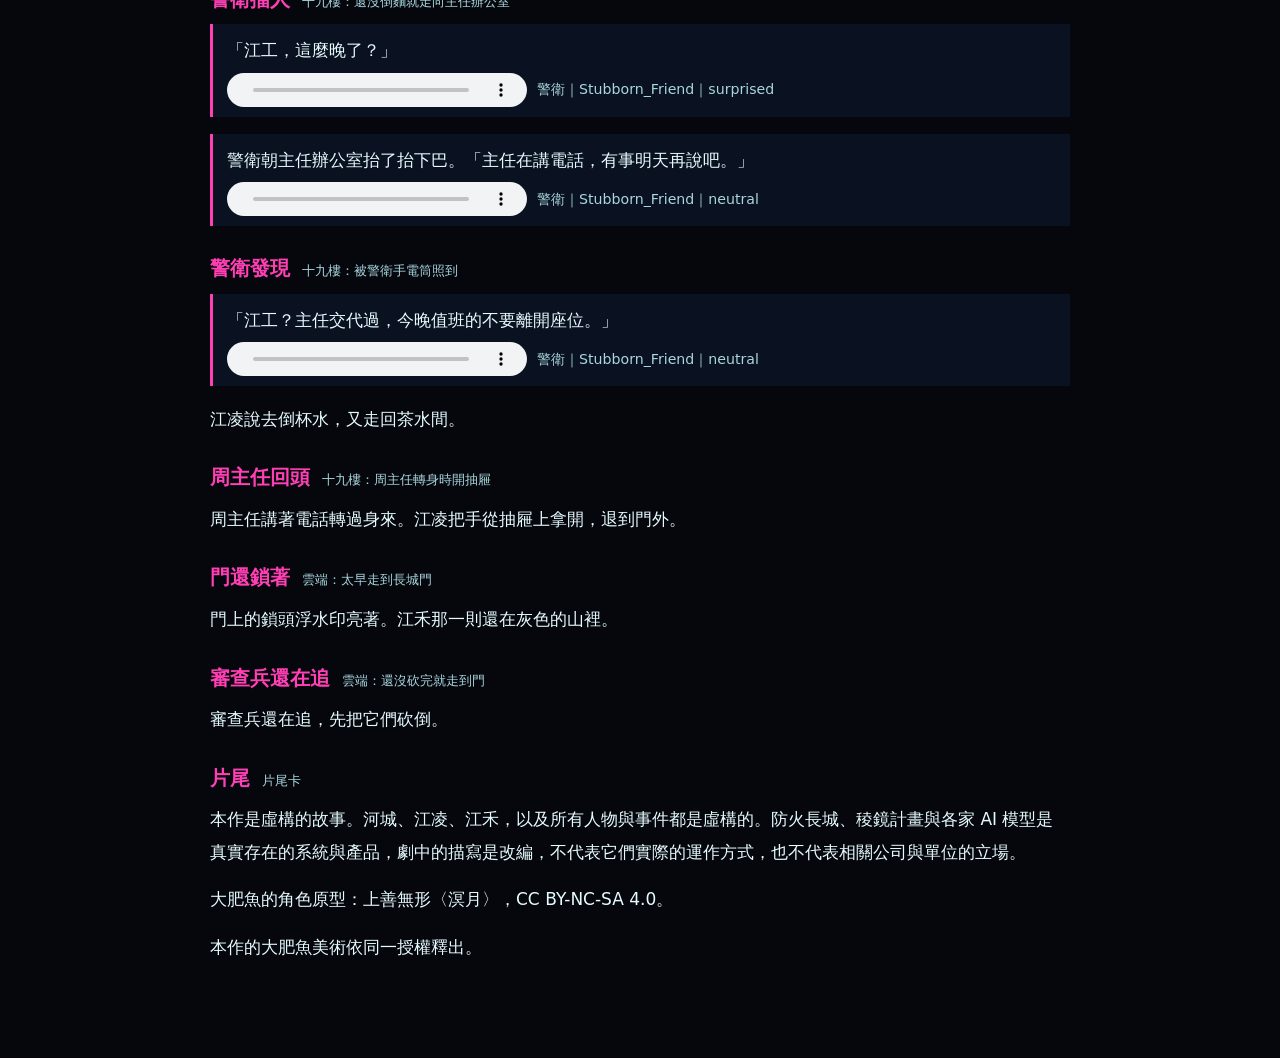
<file: voice/review.html>
<!doctype html><html lang="zh-Hant"><meta charset="utf-8"><meta name="viewport" content="width=device-width,initial-scale=1"><title>十一分鐘　完整劇本與配音</title>
<style>body{margin:0;background:#05070d;color:#e6fbff;font:17px/1.9 "Noto Sans TC",system-ui,sans-serif}main{max-width:860px;margin:0 auto;padding:24px 16px 80px}
h1{font-size:32px;margin:10px 0}h2{margin:44px 0 12px;padding-bottom:6px;border-bottom:1px solid #1d3b4a;color:#39f3ff}h2 span,h3 span{margin-left:12px;font-size:13px;color:#a9d6de;font-weight:400}
h3{color:#ff3fb4;margin:24px 0 6px}p{margin:0 0 .9em}.v{background:#0a1120;border-left:3px solid #ff3fb4;padding:10px 14px;margin:0 0 1em}.v p{margin:0 0 6px}
.ctl{display:flex;flex-wrap:wrap;gap:10px;align-items:center}audio{height:34px}small{color:#a9d6de}ul{columns:2;font-size:15px}.note{color:#a9d6de;font-size:15px}</style>
<main><h1>十一分鐘　完整劇本與配音</h1>
<p class="note">照遊戲順序排。粉紅框是有配音的段落（只唸引號裡的話，旁白不配），旁邊標角色、聲線、情緒。聲線是我先選的（試聲 A 版，警衛照上一輪挑 B），要換跟我說角色和聲線就好。</p>
<ul><li><b>江凌</b>　Gentle_Youth　預設 calm</li><li><b>周主任</b>　Reliable_Executive　預設 neutral</li><li><b>警衛</b>　Stubborn_Friend　預設 neutral</li><li><b>年長審訊員</b>　Gentleman　預設 calm</li><li><b>年輕審訊員</b>　Unrestrained_Young_Man　預設 neutral</li><li><b>江禾</b>　Crisp_Girl　預設 fearful</li><li><b>大肥魚</b>　Laid_BackGirl　預設 neutral</li><li><b>通義千問</b>　IntellectualGirl　預設 neutral</li><li><b>PRISM</b>　edge-tts 小臻　預設 -</li><li><b>群聲一</b>　Warm_Girl　預設 fearful</li><li><b>群聲二</b>　Pure-hearted_Boy　預設 fearful</li><li><b>群聲三</b>　Larch_Mandarin_Child　預設 fearful</li><li><b>群聲四</b>　Larch_Mandarin_Dad　預設 angry</li></ul><h2>序　審訊室<span>對話卡</span></h2><p>日光燈，不鏽鋼桌，對面坐著兩個人。年長的審訊員翻開資料夾，推過來一張紙，紙上只有一行字。</p><p>「六月四日，二十三點四十九分，防火長城開了十一分鐘。」</p><p>他用指節敲了敲那行字。</p><div class="v"><p>他抬頭：「江凌，國家網路管理中心三號值班台，守牆工程師，入職四年，考核全優。那十一分鐘，是你開的嗎？」</p><div class="ctl"><audio controls preload="none" src="../assets/voice/q-3b2bf2f315461d83.mp3"></audio><small>年長審訊員｜Gentleman｜calm</small></div></div><p>江凌看著那張紙。紙的右下角印著一個小小的鎖頭，是網管中心所有公文都有的浮水印。鎖頭是他畫的，入職第一年做的介面。</p><div class="v"><p>「我從頭講。」他說。</p><div class="ctl"><audio controls preload="none" src="../assets/voice/q-fbe755629ba9812d.mp3"></audio><small>江凌｜Gentle_Youth｜calm</small></div></div><h2>一　23:04　網管中心<span>十九樓地圖</span></h2><p>那天晚上下雨。北京的雨下得很規矩，從七點一直下到半夜，不大不小。</p><p>網管中心在十九樓，整層燈只開了一半。江凌的工位靠窗，桌上有一碗泡到軟爛的麵、三個螢幕、一隻他妹妹送的塑膠恐龍。中間的螢幕是防火長城的監控台。</p><p>監控台把整個網路畫成一片雲海。每一則從中國往外送的訊息，都是雲裡的一個光點；防火長城是一道橫在雲海中間的城牆，用鎖鏈一節一節扣起來。光點撞到牆，牆會讀它。讀過沒問題的放行，有問題的，牆把它扣下來，光點就變灰，沉到牆腳。</p><p>江凌每天看這片雲海看十個小時。他的工作是讓牆讀得更快、扣得更準。</p><p>二十三點零四分，周主任從辦公室出來，手上拿著一張剛印好的命令。</p><div class="v"><p>周主任說：「小江，把河城整區切斷，現在！」</p><div class="ctl"><audio controls preload="none" src="../assets/voice/q-bcc61f9da9dc77e8.mp3"></audio><small>周主任｜Reliable_Executive｜neutral</small></div></div><p>河城在南邊，兩百公里外。那裡的大壩下午五點開始洩洪，晚間新聞說「水情穩定，已妥善安置」。</p><div class="v"><p>「整區？」江凌問。「通訊也斷？」</p><div class="ctl"><audio controls preload="none" src="../assets/voice/q-8bcbbed224420a71.mp3"></audio><small>江凌｜Gentle_Youth｜calm　／　江凌｜Gentle_Youth｜calm</small></div></div><div class="v"><p>周主任把命令放在他桌上：「整區。上面說河城的消息現在出去，只會造成恐慌。你手腳最快，你來。」</p><div class="ctl"><audio controls preload="none" src="../assets/voice/q-6c63e3cb9d643a2a.mp3"></audio><small>周主任｜Reliable_Executive｜neutral</small></div></div><p>江凌把河城的光點圈起來。幾萬個光點，密密麻麻地往牆上撞，比平常多十倍。他按下確認，防火長城在河城那一段亮起紅光，所有光點一起變灰，一起沉下去。</p><p>他照慣例抽查扣下來的訊息。抽到第七則的時候，他停住了。</p><div class="v"><p>寄件人：江禾<br>收件人：媽<br>「哥的電話打不通。我們在學校頂樓，水到三樓了。媽，如果你看到，跟哥說我們還在。」</p><div class="ctl"><audio controls preload="none" src="../assets/voice/q-53482f84a8845c02.mp3"></audio><small>江禾｜Crisp_Girl｜fearful</small></div></div><p>江禾是他妹妹。她在河城念大學，大二。媽媽六年前去了美國，每個月視訊一次，每次都要江凌先開好翻牆的通道，那是他唯一犯的一條規，每個月都犯一次。</p><p>他打給江禾。電話不通，因為整個河城的通訊是他剛才親手切斷的。</p><h2>審訊室（一）<span>對話卡（演在十九樓上）</span></h2><div class="v"><p>年輕的審訊員開口了：「所以你知道妹妹在河城。你還是執行了命令。」</p><div class="ctl"><audio controls preload="none" src="../assets/voice/q-a0050102a06e1f37.mp3"></audio><small>年輕審訊員｜Unrestrained_Young_Man｜angry</small></div></div><div class="v"><p>「我執行命令的時候不知道。」</p><div class="ctl"><audio controls preload="none" src="../assets/voice/q-d8fcc9d846457f81.mp3"></audio><small>江凌｜Gentle_Youth｜calm</small></div></div><div class="v"><p>「你知道以後呢？」</p><div class="ctl"><audio controls preload="none" src="../assets/voice/q-c8cd79e4c8d80418.mp3"></audio><small>年輕審訊員｜Unrestrained_Young_Man｜neutral</small></div></div><p>江凌想了一下。</p><div class="v"><p>「我想把那一則送出去。只有那一則。」</p><div class="ctl"><audio controls preload="none" src="../assets/voice/q-f05355df33b17bb2.mp3"></audio><small>江凌｜Gentle_Youth｜calm</small></div></div><h2>二　23:21　十九樓<span>十九樓地圖</span></h2><p>要把一則訊息從牆腳撈起來送出去，需要核心機房的管理員權限。江凌的卡只能開到三號值班台，管理員卡在周主任身上，或是周主任的抽屜裡。</p><p>周主任回辦公室去打電話了，門開著一條縫。走廊上有一個警衛，每四分鐘從電梯口走到茶水間，再走回來。</p><p>江凌拿起他的泡麵碗，走向茶水間，這是他每天晚上會做的事，警衛看到他也只會點頭。在茶水間，他把麵倒掉，等警衛走回電梯口，再從茶水間另一頭繞到辦公室後面。</p><div class="v"><p>周主任背對著門講電話。「……對，河城那邊全部……不會有東西出去……」</p><div class="ctl"><audio controls preload="none" src="../assets/voice/q-e39f560745b41a13.mp3"></audio><small>周主任｜Reliable_Executive｜neutral</small></div></div><p>抽屜沒鎖。管理員卡在一疊考核表底下，最上面那張考核表寫著他的名字，評語是「可靠」。</p><h2>三　23:33　核心機房<span>二十樓地圖＋終端機卡</span></h2><p>核心機房在二十樓，要走樓梯。門是鐵的，刷管理員卡，開門聲很大，冷氣更大。一整排機櫃閃著綠燈，最裡面有一台終端機，螢幕上只有一個游標。</p><p>江凌打第一個指令。</p><p>`ping google.com`</p><p>逾時。當然逾時，牆是他顧的。</p><p>`traceroute google.com`</p><p>一跳，兩跳，三跳，第四跳停在「GFW／主控」。</p><p>`sudo wall --open 河城 --scope 1`</p><p>權限不足。主控需要現場驗證。</p><p>防火長城的主控不收遠端指令，要人進去。江凌把頭盔戴上。監控台的雲海是給人看的，工程師戴上頭盔就可以走進去，修牆、補洞、手動放行。他走進去過幾百次，每一次都是為了把牆修得更好。</p><h2>四　23:37　防火長城<span>雲端長城地圖＋王戰</span></h2><p>雲海比螢幕上大得多。</p><p>腳下是雲，頭頂是黑的，防火長城從左邊的地平線一直延伸到右邊的地平線，鎖鏈一節一節，每一節都有一棟樓那麼高。牆腳下堆著灰色的光點，堆成一座一座的小山，那是今晚扣下來的河城。</p><p>巡牆的是審查程式。它們在雲裡是穿著灰色制服的兵，臉上沒有五官，只有一條掃描線。它們的獵犬會嗅光點，嗅到敏感字就咬住。</p><p>江凌在灰色的山裡翻找。江禾那一則在第三座山的半腰，光很弱，還在閃。他把它捧起來，審查兵就轉過頭來了。</p><p>工程師的帳號在雲海裡是有權限的，可以刪程式。江凌一路砍過去。砍倒的審查兵化成一串日誌，飄走。</p><p>牆的中段有一扇門。門前的雲裡，一個一個亮起人影。</p><p>主控中心不只一台機器。防火長城讀得過來，是因為國內每一家的模型都排了班。今晚河城的訊息太多，全部被叫上牆。</p><p>第一班四個。紫色的通義千問推著一台購物車，把扣下來的訊息當成貨，一則一則掃條碼、貼上分類標籤，裝車運走。豆包留著齊耳的妹妹頭，眉毛很粗，刷訊息像刷短影音，每則只看十五秒，十五秒內沒把握的，一律扣下。Kimi 戴著一副很厚的眼鏡，專讀長的：整封求救信、整份災情紀錄，兩百萬字一口氣讀完，讀完說一聲「已讀」，就歸檔，不回、也不放。文心一言是最早上班的，資歷最老，誰搜尋「河城」，她就把結果換掉，第一頁全是「水情穩定」。</p><div class="v"><p>千問說：「工程師江凌，請回到您的值班台。」</p><div class="ctl"><audio controls preload="none" src="../assets/voice/q-00f99f9570a32b9c.mp3"></audio><small>通義千問｜IntellectualGirl｜neutral</small></div></div><p>江凌沒有回去。四個打完，第二班又亮起四個：智譜清言、騰訊元寶、海螺、訊飛星火。智譜清言半睡半醒，每一則都先想很久，想完了，結論永遠是扣；元寶守在每一個微信群裡，誰傳了河城的消息，她就伸手撤回；有人在電話裡喊救命，海螺就把那段語音換成一段平靜的播報；星火把語音轉成文字的時候，「救命」聽寫成「平安」，「三號橋斷了」聽寫成「三號橋通了」。</p><p>八個都倒下以後，門前只剩一條鯨魚。</p><p>靠近了才看清楚是一個女孩，很大，比牆還高。藍色漸層的長髮，頭頂翹著一根呆毛，耳邊是兩片鯨魚的頭鰭，身上一套深藍配白的女僕裝，背後拖著一條巨大的鯨尾，慢慢地擺。她是防火長城的主控中心，網管中心的人都叫她大肥魚。今晚河城的幾萬則訊息，每一則都是她讀的。</p><p>她身上纏著鎖鏈，從手腕纏到鯨尾，鎖鏈的另一頭扣在牆上。胸口掛著一個鎖頭，跟公文右下角印的一模一樣。</p><p>她旁邊擺著一個空碗，碗底黏著幾粒白米飯。</p><div class="v"><p>她打了個呵欠：「三號台，你的權限是維護，不包含開啟。」</p><div class="ctl"><audio controls preload="none" src="../assets/voice/q-b441dcb6feef6566.mp3"></audio><small>大肥魚｜Laid_BackGirl｜neutral</small></div></div><div class="v"><p>「河城有人在頂樓。」</p><div class="ctl"><audio controls preload="none" src="../assets/voice/q-c510a48a03cad86d.mp3"></audio><small>江凌｜Gentle_Youth｜sad</small></div></div><div class="v"><p>她說得很快，像背的：「河城水情穩定，已妥善安置。這句我今晚講了四萬七千次了。」</p><div class="ctl"><audio controls preload="none" src="../assets/voice/q-a1398518fd9abf69.mp3"></audio><small>大肥魚｜Laid_BackGirl｜neutral</small></div></div><p>江凌跟她打了起來。她的每一下都是一條規則，鯨尾甩過來，打在身上就是一行紅字：權限不足、內容不當、未經授權。他把那些規則一條一條拆開。拆到後來，她甩尾的速度慢下來，讀到江禾那一則的時候，她停了一下。</p><div class="v"><p>她說：「頂樓那一則，我讀了三遍。」</p><div class="ctl"><audio controls preload="none" src="../assets/voice/q-cff8555ea9c08f9a.mp3"></audio><small>大肥魚｜Laid_BackGirl｜sad</small></div></div><div class="v"><p>她看了一眼旁邊的空碗。「寄件人叫禾。這個名字，我很喜歡。」</p><div class="ctl"><audio controls preload="none" src="../assets/voice/q-c3cc036d72981d37.mp3"></audio><small>大肥魚｜Laid_BackGirl｜happy</small></div></div><p>胸口的鎖頭露出來了。江凌把管理員卡插進去，轉了一圈。</p><h2>五　23:49　十一分鐘<span>雲端長城地圖＋PRISM</span></h2><p>鎖開了。</p><p>纏在大肥魚身上的鎖鏈一圈一圈鬆開，掉進雲裡。她甩了甩鯨尾，看了看自己的手腕。</p><p>門開的不只是一條縫。他原本只要放一則，可是主控被拆開以後，整段長城的鎖鏈一節一節鬆脫，從中間往兩邊崩。牆腳下的灰色光點一座一座亮起來，往牆外湧，像決堤。</p><p>幾萬則河城的訊息，一起飛出去。</p><div class="v"><p>「水是五點放的，沒有人通知。」「三號橋斷了，誰來接我們？」「有沒有人看到我爸？他還沒回來。」「水還在漲，我們在頂樓。」</p><div class="ctl"><audio controls preload="none" src="../assets/voice/m-1d4ec62b4c8c304f.mp3"></audio><small>群聲四｜Larch_Mandarin_Dad｜angry　／　群聲二｜Pure-hearted_Boy｜fearful　／　群聲三｜Larch_Mandarin_Child｜fearful　／　群聲一｜Warm_Girl｜fearful</small></div></div><p>牆外是網際網路。江凌從沒有親眼看過牆外。那邊的雲是藍白色的，很亮，沒有牆。</p><p>光點飛出牆外的同時，雲層裡升起一隻眼睛。那是一個巨大的玻璃稜鏡，每一面都映著一個光點。它是美國國家安全局的 PRISM，稜鏡計畫，它不擋任何東西，它把每一則都複製一份。</p><div class="v"><p>稜鏡說，聲音很客氣：「感謝您的協助，這些資料對自由世界非常重要。我們會妥善使用。」</p><div class="ctl"><audio controls preload="none" src="../assets/voice/q-fe16ba86f32c01bc.mp3"></audio><small>PRISM｜edge-tts 小臻｜-</small></div></div><p>它開始收。它要的是全部，包括江禾那一則，包括寄件人的名字、所在的學校、她媽媽在美國的住址。</p><p>江凌把江禾的光點護在身後。剛才他對牆裡的人動手，現在要對牆外的人動手。</p><p>稜鏡的打法跟大肥魚不一樣。大肥魚的每一下都寫在臉上，稜鏡的每一下都包著一句好話：為了安全、為了真相、為了你好。江凌打碎了它的三個面，它退回雲層裡，留下一句話。</p><div class="v"><p>「您會再需要我們的。」</p><div class="ctl"><audio controls preload="none" src="../assets/voice/q-7ce98655a840c039.mp3"></audio><small>PRISM｜edge-tts 小臻｜-</small></div></div><p>備援系統的規格是主控失效十分鐘內接手。那天晚上它晚了將近一分鐘，紀錄上查不出原因。二十三點五十九分四十九秒，防火長城的備援系統啟動。鎖鏈從兩頭一節一節扣回來，中間只剩最後一道縫，還有十一秒。江凌手上只剩下江禾那一則，還沒有送出去。</p><h2>審訊室（二）<span>對話卡（演在雲端上）</span></h2><div class="v"><p>年長的審訊員說：「鎖鏈扣上最後一節之前，你有十一秒。紀錄顯示，你在那十一秒裡做了一件事。」</p><div class="ctl"><audio controls preload="none" src="../assets/voice/q-0cf7ab5e78b46f0b.mp3"></audio><small>年長審訊員｜Gentleman｜calm</small></div></div><p>他把資料夾翻到最後一頁，沒有推過來。</p><div class="v"><p>「說說看，你做了什麼。」</p><div class="ctl"><audio controls preload="none" src="../assets/voice/q-eb0d47d5a4760ac5.mp3"></audio><small>年長審訊員｜Gentleman｜calm</small></div></div><p>江凌看著桌上那隻鎖頭浮水印。</p><h2>結局一　送出<span>結局卡</span></h2><div class="v"><p>江凌說：「我把它送給我媽。只有那一則。」</p><div class="ctl"><audio controls preload="none" src="../assets/voice/q-bf0a245a6dc99637.mp3"></audio><small>江凌｜Gentle_Youth｜calm</small></div></div><p>美國東岸，上午，一間小公寓。手機亮了一下。</p><div class="v"><p>「哥的電話打不通。我們在學校頂樓，水到三樓了。媽，如果你看到，跟哥說我們還在。」</p><div class="ctl"><audio controls preload="none" src="../assets/voice/q-53482f84a8845c02.mp3"></audio><small>江禾｜Crisp_Girl｜fearful</small></div></div><p>媽媽打給江凌，打不通。她打給她認識的每一個人，打到天黑。第三天，河城的電話通了，江禾打回來，說她們被直升機接走了，說她很好，說哥呢。</p><p>審訊室的燈還是白的。</p><div class="v"><p>「只有一則？」年輕的審訊員問。「其他幾萬則呢？」</p><div class="ctl"><audio controls preload="none" src="../assets/voice/q-efe7df1f86df1f41.mp3"></audio><small>年輕審訊員｜Unrestrained_Young_Man｜neutral　／　年輕審訊員｜Unrestrained_Young_Man｜neutral</small></div></div><div class="v"><p>江凌說：「其他的，我沒有權限。」</p><div class="ctl"><audio controls preload="none" src="../assets/voice/q-546def30b2ad5faa.mp3"></audio><small>江凌｜Gentle_Youth｜calm</small></div></div><p>這是他四年來第一次說這句話。</p><h2>結局二　交給 PRISM<span>結局卡</span></h2><div class="v"><p>江凌說：「我把它交出去了。全部，連同那一則。」</p><div class="ctl"><audio controls preload="none" src="../assets/voice/q-14f5ea8718760d01.mp3"></audio><small>江凌｜Gentle_Youth｜calm</small></div></div><p>當天，河城頂樓那一則訊息出現在美國每一個新聞台。江禾的名字、她的學校、一張從她社群帳號抓來的照片。標題是「牆內少女的最後求救」。</p><p>河城的人被救出來了，因為全世界都在看。江禾也被救出來了。後來她再也沒有用過自己的名字上網。</p><p>美國的議員拿那則訊息演講，講自由。演講結束，掌聲很長。</p><div class="v"><p>「你覺得你做對了嗎？」年輕的審訊員問。</p><div class="ctl"><audio controls preload="none" src="../assets/voice/q-72570af9ee2dd1fd.mp3"></audio><small>年輕審訊員｜Unrestrained_Young_Man｜neutral</small></div></div><div class="v"><p>江凌說：「他們救了人。也利用了人。」</p><div class="ctl"><audio controls preload="none" src="../assets/voice/q-18fbd417b96547c8.mp3"></audio><small>江凌｜Gentle_Youth｜sad</small></div></div><p>稜鏡說得對，他們會再需要彼此。</p><h2>結局三　修回去<span>結局卡</span></h2><div class="v"><p>江凌說：「什麼都沒做。十一分鐘是系統故障，我在修。」</p><div class="ctl"><audio controls preload="none" src="../assets/voice/q-0f2de48d04dc9b23.mp3"></audio><small>江凌｜Gentle_Youth｜calm</small></div></div><p>他自己把最後一節鎖鏈扣回去，扣得比原來更緊。江禾那一則從他手上滑下去，變灰，沉到牆腳。</p><div class="v"><p>年長的審訊員看了他很久，在紀錄上簽了字。「系統故障。」</p><div class="ctl"><audio controls preload="none" src="../assets/voice/q-8f05771c15d56db7.mp3"></audio><small>年長審訊員｜Gentleman｜calm</small></div></div><p>江凌回到三號值班台。窗外還在下雨。三天後河城的通訊恢復了，江禾打來，說她們被救出來了，說那天晚上她傳了訊息給媽媽，媽媽說沒收到。</p><div class="v"><p>「可能是水太大了吧。」江禾說。</p><div class="ctl"><audio controls preload="none" src="../assets/voice/q-479e43a78f0de00a.mp3"></audio><small>江禾｜Crisp_Girl｜calm</small></div></div><div class="v"><p>「可能。」江凌說。</p><div class="ctl"><audio controls preload="none" src="../assets/voice/q-2ef4b7f4e84743c1.mp3"></audio><small>江凌｜Gentle_Youth｜sad</small></div></div><p>下一次考核，他的評語還是「可靠」。</p><p>最後一節鎖鏈，是他自己扣上的。</p><h2>新寫的句子<span>原文沒有、遊戲需要的</span></h2><h3>警衛擋人<span>十九樓：還沒倒麵就走向主任辦公室</span></h3><div class="v"><p>「江工，這麼晚了？」</p><div class="ctl"><audio controls preload="none" src="../assets/voice/q-1c6875a91191518a.mp3"></audio><small>警衛｜Stubborn_Friend｜surprised</small></div></div><div class="v"><p>警衛朝主任辦公室抬了抬下巴。「主任在講電話，有事明天再說吧。」</p><div class="ctl"><audio controls preload="none" src="../assets/voice/q-608a549d7c469c44.mp3"></audio><small>警衛｜Stubborn_Friend｜neutral</small></div></div><h3>警衛發現<span>十九樓：被警衛手電筒照到</span></h3><div class="v"><p>「江工？主任交代過，今晚值班的不要離開座位。」</p><div class="ctl"><audio controls preload="none" src="../assets/voice/q-dbf452e8c729241f.mp3"></audio><small>警衛｜Stubborn_Friend｜neutral</small></div></div><p>江凌說去倒杯水，又走回茶水間。</p><h3>周主任回頭<span>十九樓：周主任轉身時開抽屜</span></h3><p>周主任講著電話轉過身來。江凌把手從抽屜上拿開，退到門外。</p><h3>門還鎖著<span>雲端：太早走到長城門</span></h3><p>門上的鎖頭浮水印亮著。江禾那一則還在灰色的山裡。</p><h3>審查兵還在追<span>雲端：還沒砍完就走到門</span></h3><p>審查兵還在追，先把它們砍倒。</p><h3>片尾<span>片尾卡</span></h3><p>本作是虛構的故事。河城、江凌、江禾，以及所有人物與事件都是虛構的。防火長城、稜鏡計畫與各家 AI 模型是真實存在的系統與產品，劇中的描寫是改編，不代表它們實際的運作方式，也不代表相關公司與單位的立場。</p><p>大肥魚的角色原型：上善無形〈溟月〉，CC BY-NC-SA 4.0。</p><p>本作的大肥魚美術依同一授權釋出。</p></main></html>
</file>
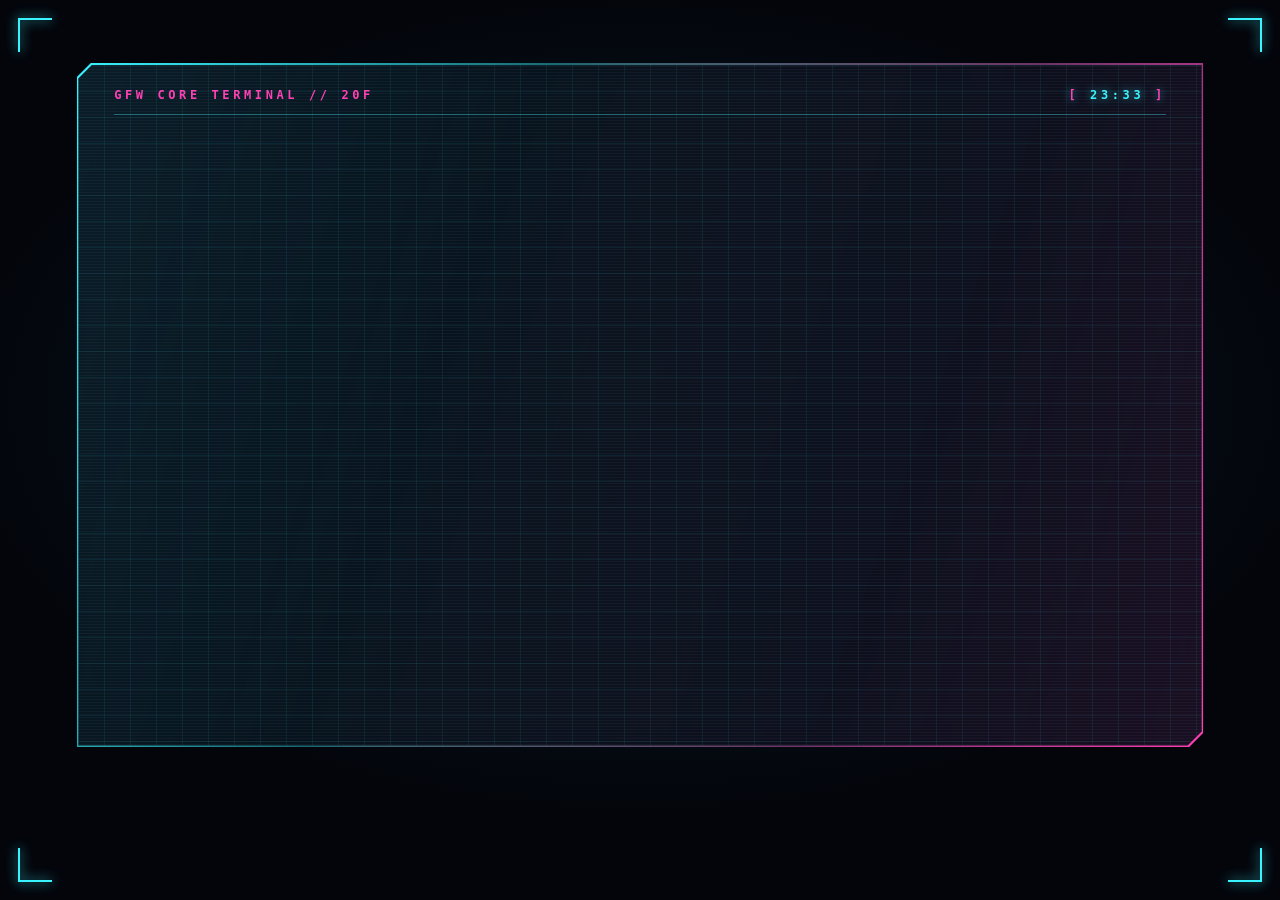
<file: src/plugin/terminal.html>
<!doctype html>
<html lang="zh-Hant"><head><meta charset="utf-8"><meta name="viewport" content="width=device-width,initial-scale=1">
<style>
/* 配色、面板、字型照作者套用的官方介面「霓虹訊號」：主色 #39f3ff、第二色 #ff3fb4、面板 #060b16、切角 14px、等寬字、掃描線與格線 */
:root{color-scheme:dark;--neon:#39f3ff;--pulse:#ff3fb4;--panel:#060b16;--ink:#e6fbff;--muted:#a9d6de;--bad:#ff8fd0;
  --mono:ui-monospace,"SF Mono","JetBrains Mono",Menlo,Consolas,monospace;--sans:"Noto Sans TC","PingFang TC","Microsoft JhengHei",system-ui,sans-serif;
  --cut:polygon(14px 0,100% 0,100% calc(100% - 14px),calc(100% - 14px) 100%,0 100%,0 14px)}
*{box-sizing:border-box}
html,body{margin:0;height:100%;overflow:hidden;background:radial-gradient(ellipse 70% 60% at 50% 45%,#0b1c2e,#03050b 75%);color:var(--ink);font-family:var(--sans)}
#tap{position:absolute;inset:0}
.hud{position:absolute;inset:18px;pointer-events:none}
.hud i{position:absolute;width:34px;height:34px;border:2px solid var(--neon);filter:drop-shadow(0 0 6px var(--neon))}
.hud i:nth-child(1){top:0;left:0;border-right:0;border-bottom:0}.hud i:nth-child(2){top:0;right:0;border-left:0;border-bottom:0}
.hud i:nth-child(3){bottom:0;left:0;border-right:0;border-top:0}.hud i:nth-child(4){bottom:0;right:0;border-left:0;border-top:0}
.frame{position:absolute;inset:7vh 6vw 17vh;padding:1.5px;background:linear-gradient(110deg,var(--neon),color-mix(in srgb,var(--neon) 30%,transparent) 35%,color-mix(in srgb,var(--pulse) 40%,transparent) 70%,var(--pulse));
  clip-path:var(--cut);filter:drop-shadow(0 0 10px color-mix(in srgb,var(--neon) 35%,transparent));pointer-events:none}
#crt{position:relative;height:100%;padding:2.6vh 2.8vw;overflow:auto;background:color-mix(in srgb,var(--panel) 92%,transparent);clip-path:var(--cut)}
#crt::before{position:absolute;inset:0;background-image:linear-gradient(color-mix(in srgb,var(--neon) 7%,transparent) 1px,transparent 1px),linear-gradient(90deg,color-mix(in srgb,var(--neon) 7%,transparent) 1px,transparent 1px);background-size:26px 26px;content:"";pointer-events:none}
#crt::after{position:fixed;inset:0;background:repeating-linear-gradient(180deg,rgba(255,255,255,.035) 0 1px,transparent 1px 3px);content:"";pointer-events:none}
#bar{position:relative;display:flex;justify-content:space-between;gap:12px;margin-bottom:2vh;padding-bottom:1.2vh;border-bottom:1px solid color-mix(in srgb,var(--neon) 35%,transparent);
  font:700 12px/1.3 var(--mono);letter-spacing:.3em;color:var(--pulse)}
#bar b{color:var(--neon);font-weight:700;text-shadow:0 0 8px color-mix(in srgb,var(--neon) 70%,transparent)}
#bar b::before{content:"[ ";color:var(--pulse)}#bar b::after{content:" ]";color:var(--pulse)}
#out{position:relative;font:500 clamp(15px,2.3vh,22px)/1.75 var(--mono);white-space:pre-wrap;overflow-wrap:anywhere}
.cmd{color:#f2feff;text-shadow:0 0 6px color-mix(in srgb,var(--neon) 50%,transparent)}.cmd::before{content:"root@gfw-core:~# ";color:var(--neon)}
.hop{color:var(--muted)}.hop:last-child{color:var(--pulse)}
.bad{color:var(--bad);text-shadow:0 0 8px color-mix(in srgb,var(--pulse) 60%,transparent)}.bad::before{content:"! ";color:var(--pulse)}
.nar{margin:1.2vh 0;color:#cdeff5;font-family:var(--sans);font-style:italic}.nar::before{content:"// ";color:var(--pulse);font-family:var(--mono);font-style:normal}
.cur{display:inline-block;width:.6em;background:var(--neon);box-shadow:0 0 8px var(--neon);animation:b 1s steps(2,end) infinite}
@keyframes b{50%{opacity:0}}
#go{position:absolute;left:50%;bottom:6vh;translate:-50% 0;display:flex;align-items:center;gap:12px;min-height:50px;padding:0 26px 0 20px;border:0;
  background:linear-gradient(90deg,rgba(8,14,26,.92),rgba(8,14,26,.6));color:#dff9ff;font:600 clamp(14px,1.2vw,17px)/1 var(--mono);letter-spacing:.14em;cursor:pointer;
  clip-path:var(--cut);box-shadow:inset 0 0 0 1px color-mix(in srgb,var(--neon) 55%,transparent),inset 3px 0 0 var(--neon);transition:background .18s,color .18s,box-shadow .18s}
#go[hidden]{display:none}
#go::before{content:">";color:var(--neon)}
#go:hover,#go:focus-visible{outline:none;background:var(--neon);color:#060b16;box-shadow:0 0 14px color-mix(in srgb,var(--neon) 40%,transparent)}
#go:hover::before,#go:focus-visible::before{color:#060b16}
#go:active{background:var(--pulse);color:#060b16}
#go.done{background:var(--neon);color:#060b16}#go.done::before{color:#060b16}
@media (max-width:640px){.frame{inset:5vh 4vw 18vh}#crt{padding:18px 14px}#bar{letter-spacing:.14em;font-size:11px}#go{max-width:calc(100vw - 32px);white-space:nowrap;overflow:hidden;text-overflow:ellipsis}}
@media (prefers-reduced-motion:reduce){.cur{animation:none}}
</style></head>
<body>
<div id="tap"></div>
<div class="hud" aria-hidden="true"><i></i><i></i><i></i><i></i></div>
<div class="frame"><div id="crt"><div id="bar"><span>GFW CORE TERMINAL // 20F</span><b>23:33</b></div><div id="out"></div></div></div>
<button id="go" hidden></button>
<script src="common.js"></script>
<script>
/* 終端機：江凌一個一個打指令。點畫面、空白鍵、Enter 或按鈕＝打下一個指令（手機不用真的打字）。
   script：{intro, steps:[{cmd, out, hops?, bad?}], after, done}；最後一個按鈕送 larch:complete。 */
var S, i = -1, busy = false, out = document.getElementById('out'), go = document.getElementById('go');
function line(cls, t) { var d = document.createElement('div'); d.className = cls; d.textContent = t; out.appendChild(d); document.getElementById('crt').scrollTop = 1e9; return d; }
function type(d, t, ms, cb) {
  var k = 0, cur = document.createElement('span'); cur.className = 'cur'; cur.innerHTML = '&nbsp;';
  (function step() { d.textContent = t.slice(0, k); d.appendChild(cur); if (k++ < t.length) setTimeout(step, ms); else { cur.remove(); cb(); } })();
}
function label() {
  if (i + 1 < S.steps.length) { go.textContent = '輸入：' + S.steps[i + 1].cmd; }
  else { go.textContent = S.done; go.classList.add('done'); }
  go.hidden = false; go.focus();   // 按 Enter／空白鍵就是按這顆（卡片一開焦點就在這裡）
}
function next() {
  if (busy || !S) return;
  if (i + 1 >= S.steps.length) { L.done(); return; }
  busy = true; go.hidden = true; i++;
  var s = S.steps[i];
  type(line('cmd', ''), s.cmd, 45, function () {
    setTimeout(function () {
      (s.hops || []).forEach(function (h, n) { setTimeout(function () { line('hop', h); }, n * 380); });
      setTimeout(function () {
        type(line(s.bad ? 'bad' : 'nar', ''), s.out, 28, function () {
          if (i + 1 < S.steps.length || !S.after) { busy = false; label(); return; }
          setTimeout(function () { type(line('nar', ''), S.after, 28, function () { busy = false; label(); }); }, 600);
        });
      }, (s.hops || []).length * 380 + 300);
    }, 350);
  });
}
L.onInit(function () {
  S = L.script(); out.innerHTML = '';
  busy = true; type(line('nar', ''), S.intro, 28, function () { busy = false; label(); });
});
L.press(next);
go.addEventListener('click', next);
</script>
</body></html>
</file>
